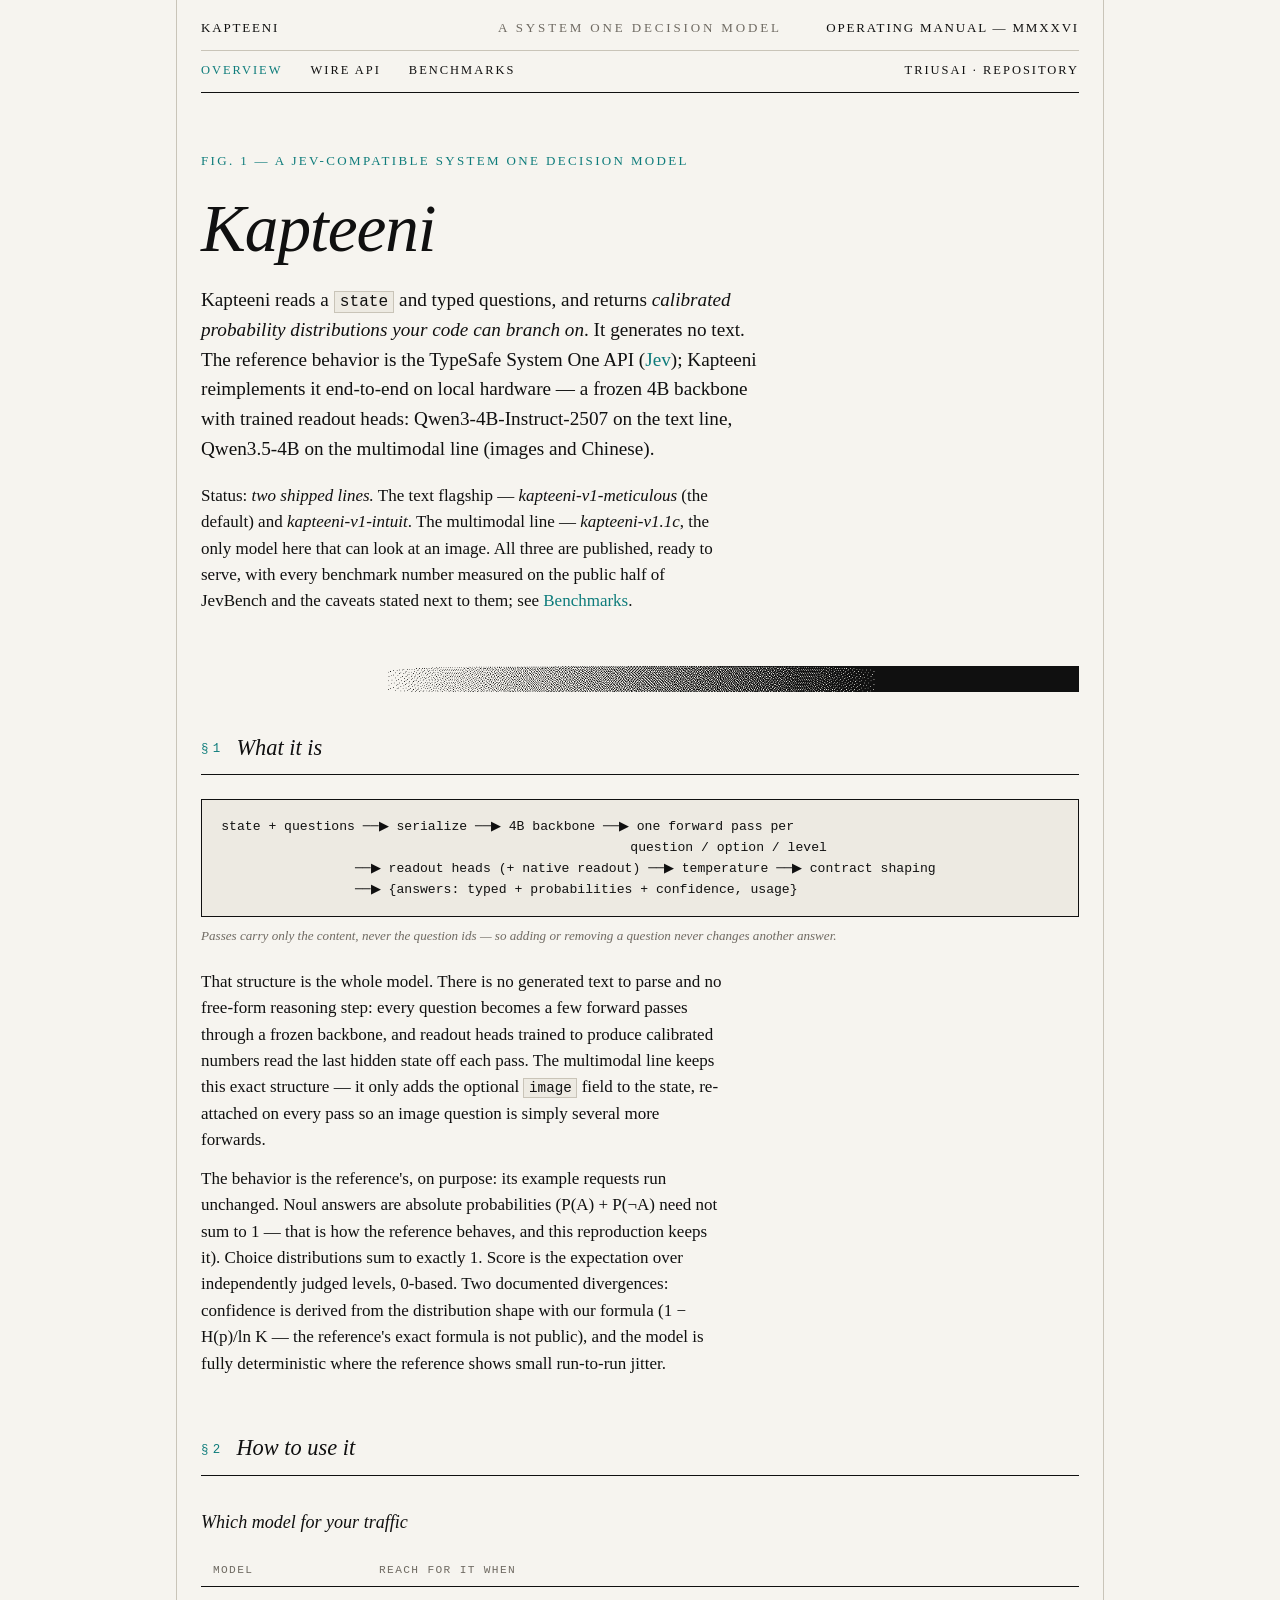
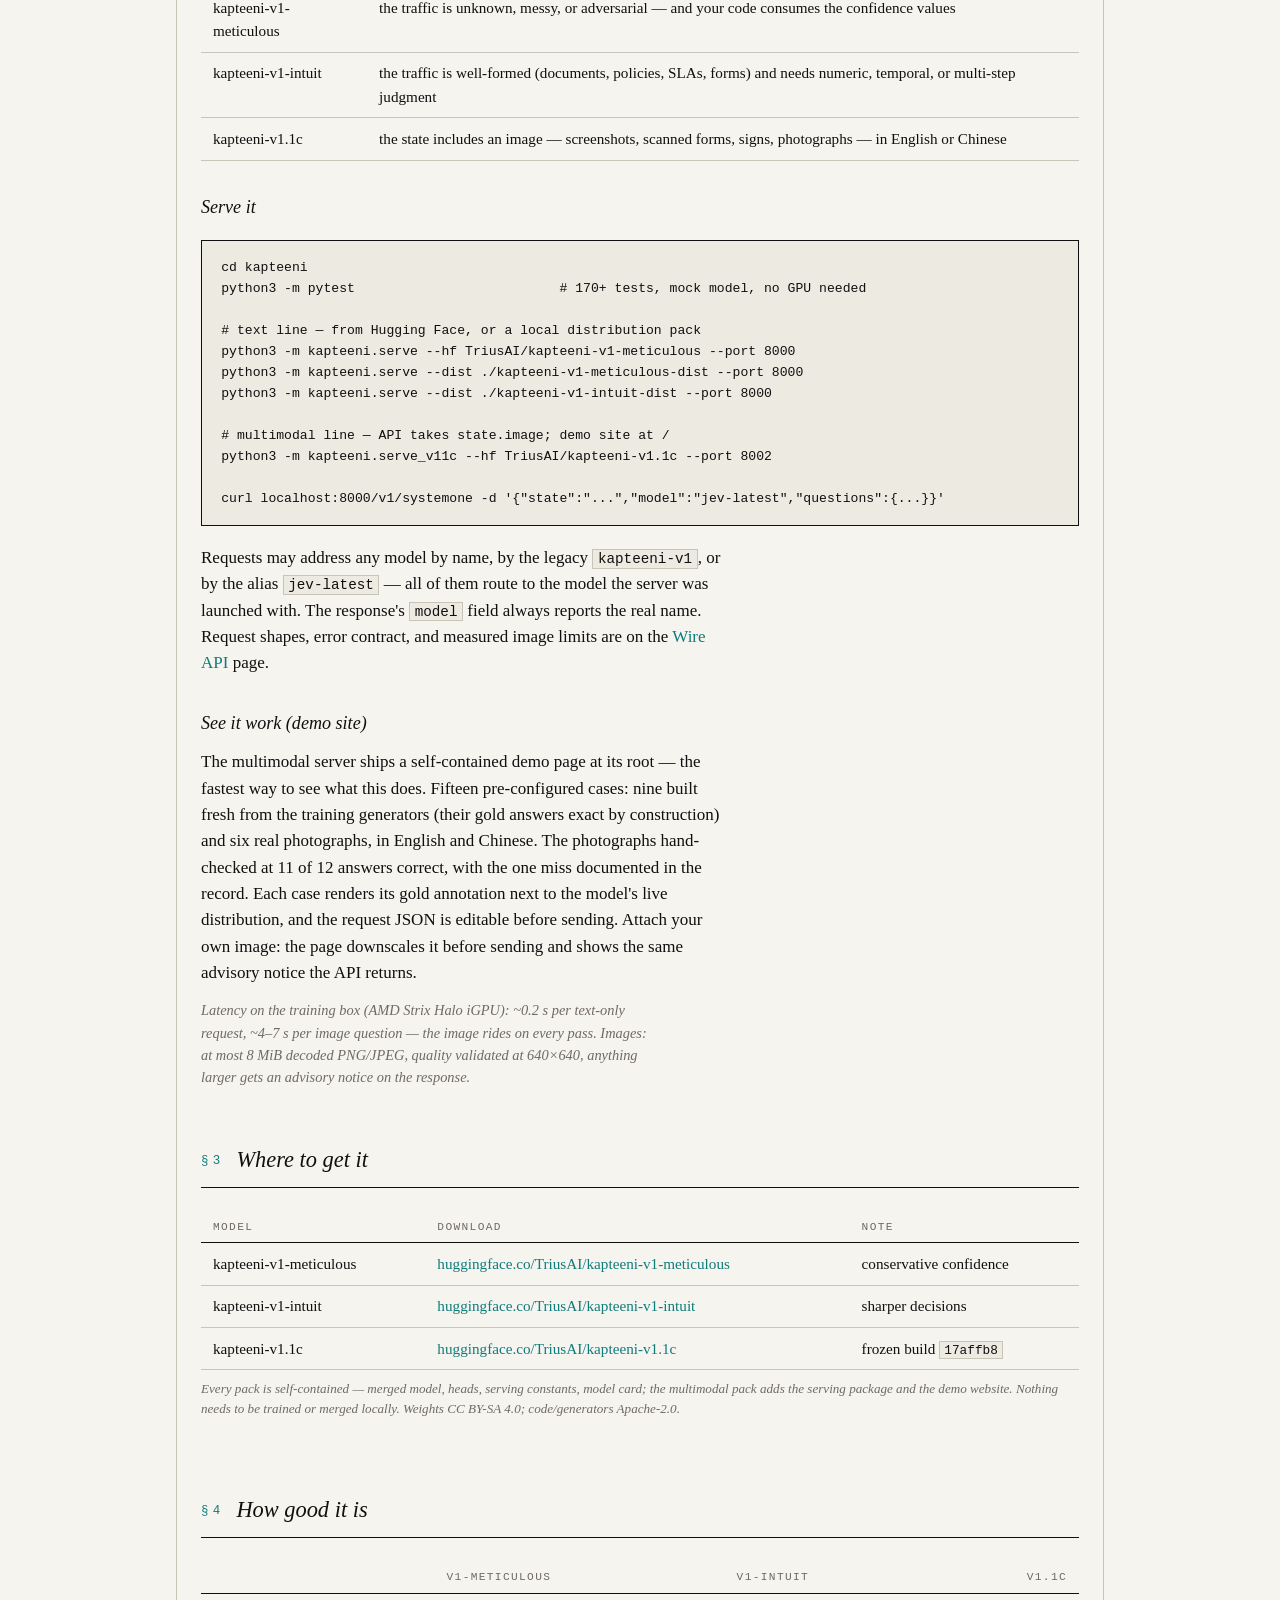
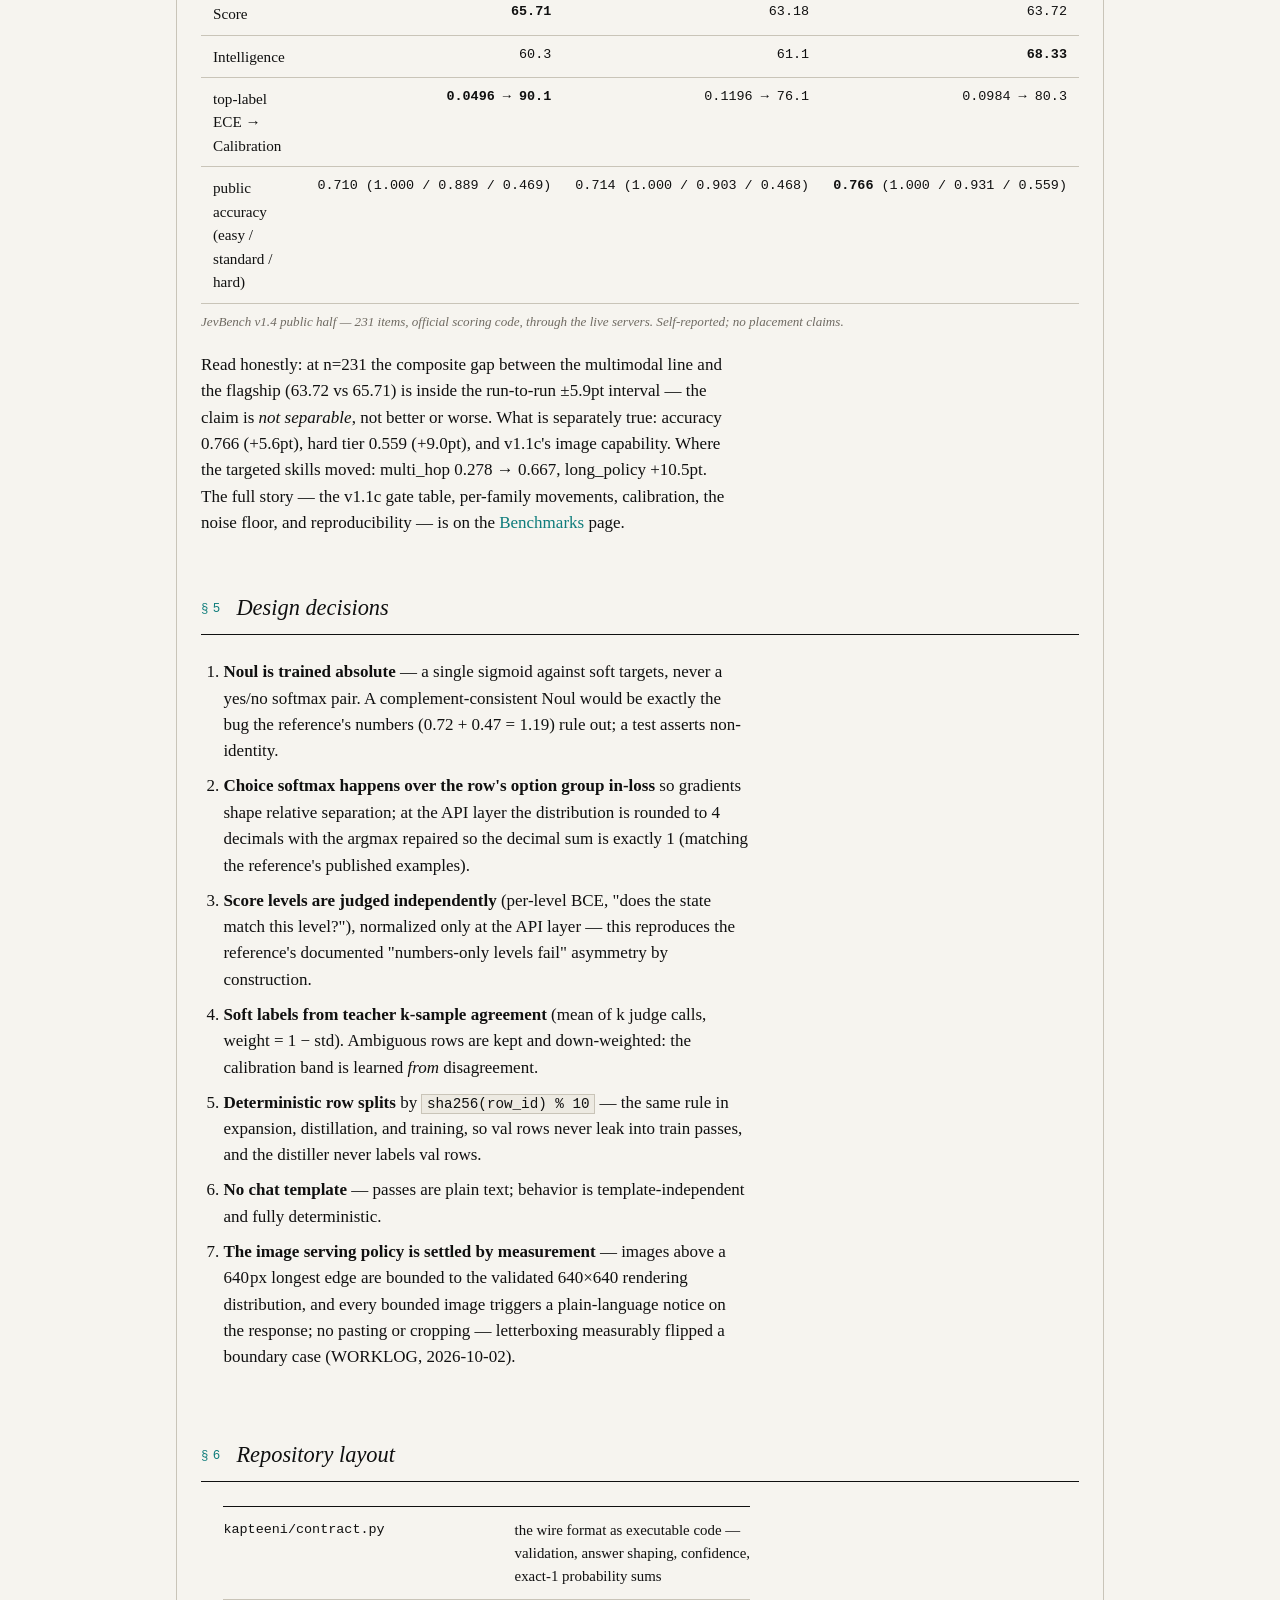
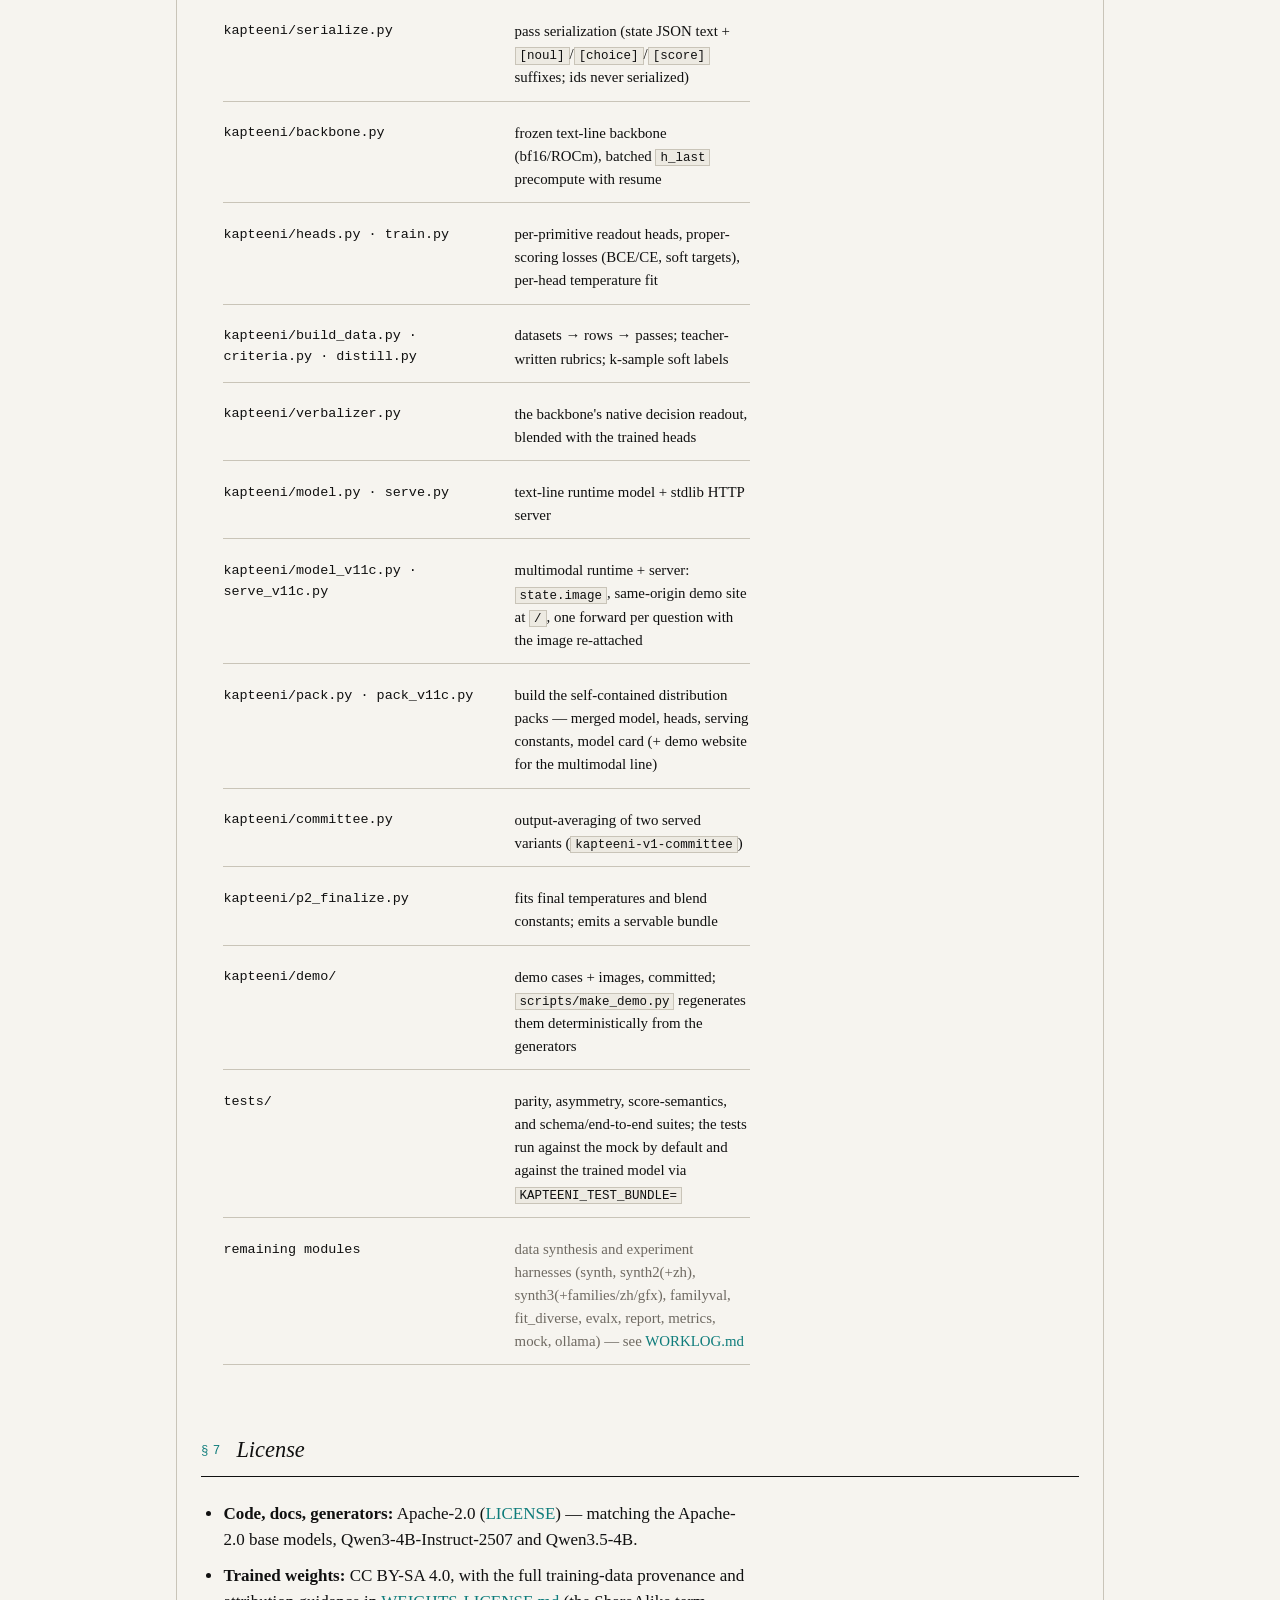
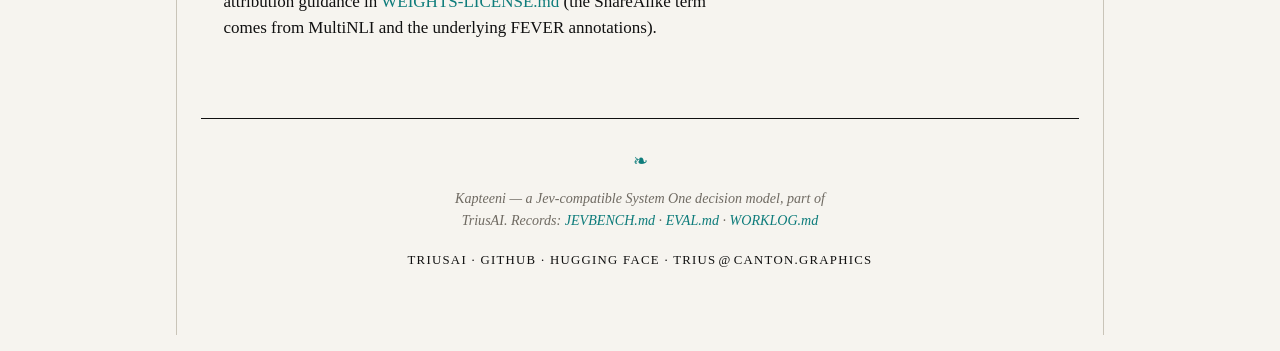
<file: docs/index.html>
<!DOCTYPE html>
<html lang="en">
  <head>
    <meta charset="utf-8">
    <meta name="viewport" content="width=device-width, initial-scale=1">
    <title>Kapteeni — a Jev-compatible System One decision model</title>
    <meta name="description" content="Kapteeni reads a state and typed questions and returns calibrated probability distributions. Reference implementation of the TypeSafe System One wire format on a frozen 4B backbone — text line and multimodal line (images, Chinese).">
    <link rel="icon" href="assets/trius-mark.svg" type="image/svg+xml">
    <link rel="stylesheet" href="style.css">
  </head>
  <body>
    <div class="page">

      <header class="masthead">
        <div class="masthead-row">
          <span class="mh-left">KAPTEENI</span>
          <span class="mh-center">a system one decision model</span>
          <span class="mh-right">Operating manual — MMXXVI</span>
        </div>
        <nav class="site-nav" aria-label="Manual">
          <a href="index.html" aria-current="page">Overview</a>
          <a href="api.html">Wire API</a>
          <a href="bench.html">Benchmarks</a>
          <span class="nav-right"><a href="https://triusai.github.io/">TriusAI</a> · <a href="https://github.com/TriusAI/Kapteeni">Repository</a></span>
        </nav>
      </header>

      <main>
        <section class="feature">
          <p class="kicker">Fig. 1 — A Jev-compatible System One decision model</p>
          <h1>Kapteeni</h1>
          <p class="lede">Kapteeni reads a <code>state</code> and typed questions, and
            returns <em>calibrated probability distributions your code can branch
            on</em>. It generates no text. The reference behavior is the TypeSafe
            System One API (<a href="https://docs.typesafe.ai">Jev</a>); Kapteeni
            reimplements it end-to-end on local hardware — a frozen 4B backbone
            with trained readout heads: Qwen3-4B-Instruct-2507 on the text
            line, Qwen3.5-4B on the multimodal line (images and Chinese).</p>
          <p class="body-copy">Status: <em>two shipped lines.</em> The text
            flagship — <em>kapteeni-v1-meticulous</em> (the default) and
            <em>kapteeni-v1-intuit</em>. The multimodal line —
            <em>kapteeni-v1.1c</em>, the only model here that can look at an
            image. All three are published, ready to serve, with every
            benchmark number measured on the public half of JevBench and the
            caveats stated next to them; see
            <a href="bench.html">Benchmarks</a>.</p>
        </section>

        <img class="ramp" src="assets/ramp.png" alt="" aria-hidden="true">

        <section class="doc-section" id="what">
          <h2><span class="sec-no">&#167;&#8202;1</span>What it is</h2>
          <figure class="figure">
            <pre><code>state + questions ──▶ serialize ──▶ 4B backbone ──▶ one forward pass per
                                                    question / option / level
                 ──▶ readout heads (+ native readout) ──▶ temperature ──▶ contract shaping
                 ──▶ {answers: typed + probabilities + confidence, usage}</code></pre>
            <figcaption>Passes carry only the content, never the question ids —
              so adding or removing a question never changes another
              answer.</figcaption>
          </figure>
          <p>That structure is the whole model. There is no generated text to
            parse and no free-form reasoning step: every question becomes a
            few forward passes through a frozen backbone, and readout heads
            trained to produce calibrated numbers read the last hidden state
            off each pass. The multimodal line keeps this exact structure —
            it only adds the optional <code>image</code> field to the state,
            re-attached on every pass so an image question is simply several
            more forwards.</p>
          <p>The behavior is the reference's, on purpose: its example requests
            run unchanged. Noul answers are absolute probabilities (P(A) +
            P(&#172;A) need not sum to 1 — that is how the reference behaves, and
            this reproduction keeps it). Choice distributions sum to exactly
            1. Score is the expectation over independently judged levels,
            0-based. Two documented divergences: confidence is derived from
            the distribution shape with our formula (1 &#8722; H(p)/ln K — the
            reference's exact formula is not public), and the model is fully
            deterministic where the reference shows small run-to-run
            jitter.</p>
        </section>

        <section class="doc-section" id="usage">
          <h2><span class="sec-no">&#167;&#8202;2</span>How to use it</h2>
          <h3>Which model for your traffic</h3>
          <div class="table-scroll">
            <table class="data">
              <thead>
                <tr><th>Model</th><th>Reach for it when</th></tr>
              </thead>
              <tbody>
                <tr><td>kapteeni-v1-meticulous</td><td>the traffic is unknown, messy, or adversarial — and your code consumes the confidence values</td></tr>
                <tr><td>kapteeni-v1-intuit</td><td>the traffic is well-formed (documents, policies, SLAs, forms) and needs numeric, temporal, or multi-step judgment</td></tr>
                <tr><td>kapteeni-v1.1c</td><td>the state includes an image — screenshots, scanned forms, signs, photographs — in English or Chinese</td></tr>
              </tbody>
            </table>
          </div>
          <h3>Serve it</h3>
          <pre><code>cd kapteeni
python3 -m pytest                          # 170+ tests, mock model, no GPU needed

# text line — from Hugging Face, or a local distribution pack
python3 -m kapteeni.serve --hf TriusAI/kapteeni-v1-meticulous --port 8000
python3 -m kapteeni.serve --dist ./kapteeni-v1-meticulous-dist --port 8000
python3 -m kapteeni.serve --dist ./kapteeni-v1-intuit-dist --port 8000

# multimodal line — API takes state.image; demo site at /
python3 -m kapteeni.serve_v11c --hf TriusAI/kapteeni-v1.1c --port 8002

curl localhost:8000/v1/systemone -d '{"state":"...","model":"jev-latest","questions":{...}}'</code></pre>
          <p>Requests may address any model by name, by the legacy
            <code>kapteeni-v1</code>, or by the alias <code>jev-latest</code> —
            all of them route to the model the server was launched with. The
            response's <code>model</code> field always reports the real name.
            Request shapes, error contract, and measured image limits are on
            the <a href="api.html">Wire API</a> page.</p>
          <h3>See it work (demo site)</h3>
          <p>The multimodal server ships a self-contained demo page at its
            root — the fastest way to see what this does. Fifteen
            pre-configured cases: nine built fresh from the training
            generators (their gold answers exact by construction) and six
            real photographs, in English and Chinese. The photographs
            hand-checked at 11 of 12 answers correct, with the one miss
            documented in the record. Each case renders its gold annotation
            next to the model's live distribution, and the request JSON is
            editable before sending. Attach your own image: the page
            downscales it before sending and shows the same advisory notice
            the API returns.</p>
          <p class="note">Latency on the training box (AMD Strix Halo iGPU):
            ~0.2 s per text-only request, ~4&#8211;7 s per image question — the
            image rides on every pass. Images: at most 8 MiB decoded PNG/JPEG,
            quality validated at 640&#215;640, anything larger gets an advisory
            notice on the response.</p>
        </section>

        <section class="doc-section" id="models">
          <h2><span class="sec-no">&#167;&#8202;3</span>Where to get it</h2>
          <div class="table-scroll">
            <table class="data">
              <caption>Every pack is self-contained — merged model, heads,
                serving constants, model card; the multimodal pack adds the
                serving package and the demo website. Nothing needs to be
                trained or merged locally. Weights CC BY-SA 4.0;
                code/generators Apache-2.0.</caption>
              <thead>
                <tr><th>Model</th><th>Download</th><th>Note</th></tr>
              </thead>
              <tbody>
                <tr><td>kapteeni-v1-meticulous</td><td><a href="https://huggingface.co/TriusAI/kapteeni-v1-meticulous">huggingface.co/TriusAI/kapteeni-v1-meticulous</a></td><td>conservative confidence</td></tr>
                <tr><td>kapteeni-v1-intuit</td><td><a href="https://huggingface.co/TriusAI/kapteeni-v1-intuit">huggingface.co/TriusAI/kapteeni-v1-intuit</a></td><td>sharper decisions</td></tr>
                <tr><td>kapteeni-v1.1c</td><td><a href="https://huggingface.co/TriusAI/kapteeni-v1.1c">huggingface.co/TriusAI/kapteeni-v1.1c</a></td><td>frozen build <code>17affb8</code></td></tr>
              </tbody>
            </table>
          </div>
        </section>

        <section class="doc-section" id="quality">
          <h2><span class="sec-no">&#167;&#8202;4</span>How good it is</h2>
          <div class="table-scroll">
            <table class="data">
              <caption>JevBench v1.4 public half — 231 items, official scoring
                code, through the live servers. Self-reported; no placement
                claims.</caption>
              <thead>
                <tr><th></th><th class="num">v1-meticulous</th><th class="num">v1-intuit</th><th class="num">v1.1c</th></tr>
              </thead>
              <tbody>
                <tr><td>Score</td><td class="num"><strong>65.71</strong></td><td class="num">63.18</td><td class="num">63.72</td></tr>
                <tr><td>Intelligence</td><td class="num">60.3</td><td class="num">61.1</td><td class="num"><strong>68.33</strong></td></tr>
                <tr><td>top-label ECE &#8594; Calibration</td><td class="num"><strong>0.0496 &#8594; 90.1</strong></td><td class="num">0.1196 &#8594; 76.1</td><td class="num">0.0984 &#8594; 80.3</td></tr>
                <tr><td>public accuracy (easy / standard / hard)</td><td class="num">0.710 (1.000 / 0.889 / 0.469)</td><td class="num">0.714 (1.000 / 0.903 / 0.468)</td><td class="num"><strong>0.766</strong> (1.000 / 0.931 / 0.559)</td></tr>
              </tbody>
            </table>
          </div>
          <p>Read honestly: at n=231 the composite gap between the multimodal
            line and the flagship (63.72 vs 65.71) is inside the run-to-run
            &#177;5.9pt interval — the claim is <em>not separable</em>, not
            better or worse. What is separately true: accuracy 0.766
            (+5.6pt), hard tier 0.559 (+9.0pt), and v1.1c's image capability.
            Where the targeted skills moved: multi_hop 0.278 &#8594; 0.667,
            long_policy +10.5pt. The full story — the v1.1c gate table,
            per-family movements, calibration, the noise floor, and
            reproducibility — is on the <a href="bench.html">Benchmarks</a>
            page.</p>
        </section>

        <section class="doc-section" id="design">
          <h2><span class="sec-no">&#167;&#8202;5</span>Design decisions</h2>
          <ol>
            <li><strong>Noul is trained absolute</strong> — a single sigmoid against
              soft targets, never a yes/no softmax pair. A complement-consistent
              Noul would be exactly the bug the reference's numbers
              (0.72 + 0.47 = 1.19) rule out; a test asserts non-identity.</li>
            <li><strong>Choice softmax happens over the row's option group
              in-loss</strong> so gradients shape relative separation; at the API
              layer the distribution is rounded to 4 decimals with the argmax
              repaired so the decimal sum is exactly 1 (matching the reference's
              published examples).</li>
            <li><strong>Score levels are judged independently</strong> (per-level
              BCE, "does the state match this level?"), normalized only at the API
              layer — this reproduces the reference's documented "numbers-only
              levels fail" asymmetry by construction.</li>
            <li><strong>Soft labels from teacher k-sample agreement</strong> (mean
              of k judge calls, weight = 1 &#8722; std). Ambiguous rows are kept and
              down-weighted: the calibration band is learned <em>from</em>
              disagreement.</li>
            <li><strong>Deterministic row splits</strong> by
              <code>sha256(row_id) % 10</code> — the same rule in expansion,
              distillation, and training, so val rows never leak into train
              passes, and the distiller never labels val rows.</li>
            <li><strong>No chat template</strong> — passes are plain text; behavior
              is template-independent and fully deterministic.</li>
            <li><strong>The image serving policy is settled by measurement</strong> —
              images above a 640&#8202;px longest edge are bounded to the validated
              640&#215;640 rendering distribution, and every bounded image
              triggers a plain-language notice on the response; no pasting or
              cropping — letterboxing measurably flipped a boundary case
              (WORKLOG, 2026-10-02).</li>
          </ol>
        </section>

        <section class="doc-section" id="layout">
          <h2><span class="sec-no">&#167;&#8202;6</span>Repository layout</h2>
          <ul class="modules">
            <li><span class="mod">kapteeni/contract.py</span><span class="mod-desc">the wire format as executable code — validation, answer shaping, confidence, exact-1 probability sums</span></li>
            <li><span class="mod">kapteeni/serialize.py</span><span class="mod-desc">pass serialization (state JSON text + <code>[noul]</code>/<code>[choice]</code>/<code>[score]</code> suffixes; ids never serialized)</span></li>
            <li><span class="mod">kapteeni/backbone.py</span><span class="mod-desc">frozen text-line backbone (bf16/ROCm), batched <code>h_last</code> precompute with resume</span></li>
            <li><span class="mod">kapteeni/heads.py · train.py</span><span class="mod-desc">per-primitive readout heads, proper-scoring losses (BCE/CE, soft targets), per-head temperature fit</span></li>
            <li><span class="mod">kapteeni/build_data.py · criteria.py · distill.py</span><span class="mod-desc">datasets &#8594; rows &#8594; passes; teacher-written rubrics; k-sample soft labels</span></li>
            <li><span class="mod">kapteeni/verbalizer.py</span><span class="mod-desc">the backbone's native decision readout, blended with the trained heads</span></li>
            <li><span class="mod">kapteeni/model.py · serve.py</span><span class="mod-desc">text-line runtime model + stdlib HTTP server</span></li>
            <li><span class="mod">kapteeni/model_v11c.py · serve_v11c.py</span><span class="mod-desc">multimodal runtime + server: <code>state.image</code>, same-origin demo site at <code>/</code>, one forward per question with the image re-attached</span></li>
            <li><span class="mod">kapteeni/pack.py · pack_v11c.py</span><span class="mod-desc">build the self-contained distribution packs — merged model, heads, serving constants, model card (+ demo website for the multimodal line)</span></li>
            <li><span class="mod">kapteeni/committee.py</span><span class="mod-desc">output-averaging of two served variants (<code>kapteeni-v1-committee</code>)</span></li>
            <li><span class="mod">kapteeni/p2_finalize.py</span><span class="mod-desc">fits final temperatures and blend constants; emits a servable bundle</span></li>
            <li><span class="mod">kapteeni/demo/</span><span class="mod-desc">demo cases + images, committed; <code>scripts/make_demo.py</code> regenerates them deterministically from the generators</span></li>
            <li><span class="mod">tests/</span><span class="mod-desc">parity, asymmetry, score-semantics, and schema/end-to-end suites; the tests run against the mock by default and against the trained model via <code>KAPTEENI_TEST_BUNDLE=</code></span></li>
            <li><span class="mod"><span class="dim">remaining modules</span></span><span class="mod-desc"><span class="dim">data synthesis and experiment harnesses (synth, synth2(+zh), synth3(+families/zh/gfx), familyval, fit_diverse, evalx, report, metrics, mock, ollama) — see <a href="https://github.com/TriusAI/Kapteeni/blob/main/WORKLOG.md">WORKLOG.md</a></span></span></li>
          </ul>
        </section>

        <section class="doc-section" id="license">
          <h2><span class="sec-no">&#167;&#8202;7</span>License</h2>
          <ul>
            <li><strong>Code, docs, generators:</strong> Apache-2.0
              (<a href="https://github.com/TriusAI/Kapteeni/blob/main/LICENSE">LICENSE</a>)
              — matching the Apache-2.0 base models, Qwen3-4B-Instruct-2507 and
              Qwen3.5-4B.</li>
            <li><strong>Trained weights:</strong> CC BY-SA 4.0, with the full
              training-data provenance and attribution guidance in
              <a href="https://github.com/TriusAI/Kapteeni/blob/main/WEIGHTS-LICENSE.md">WEIGHTS-LICENSE.md</a>
              (the ShareAlike term comes from MultiNLI and the underlying FEVER
              annotations).</li>
          </ul>
        </section>
      </main>

      <footer class="colophon">
        <p class="colophon-rule"><span class="fleuron">&#10087;</span></p>
        <p class="colophon-text">Kapteeni — a Jev-compatible System One decision
          model, part of TriusAI. Records: <a href="https://github.com/TriusAI/Kapteeni/blob/main/docs/JEVBENCH.md">JEVBENCH.md</a>
          · <a href="https://github.com/TriusAI/Kapteeni/blob/main/docs/EVAL.md">EVAL.md</a>
          · <a href="https://github.com/TriusAI/Kapteeni/blob/main/WORKLOG.md">WORKLOG.md</a></p>
        <p class="colophon-contact">
          <a href="https://triusai.github.io/">TriusAI</a> ·
          <a href="https://github.com/TriusAI/Kapteeni">GitHub</a> ·
          <a href="https://huggingface.co/TriusAI">Hugging Face</a> ·
          <a href="mailto:trius@canton.graphics">trius&#8202;@&#8202;canton.graphics</a>
        </p>
      </footer>

    </div>
  </body>
</html>
</file>
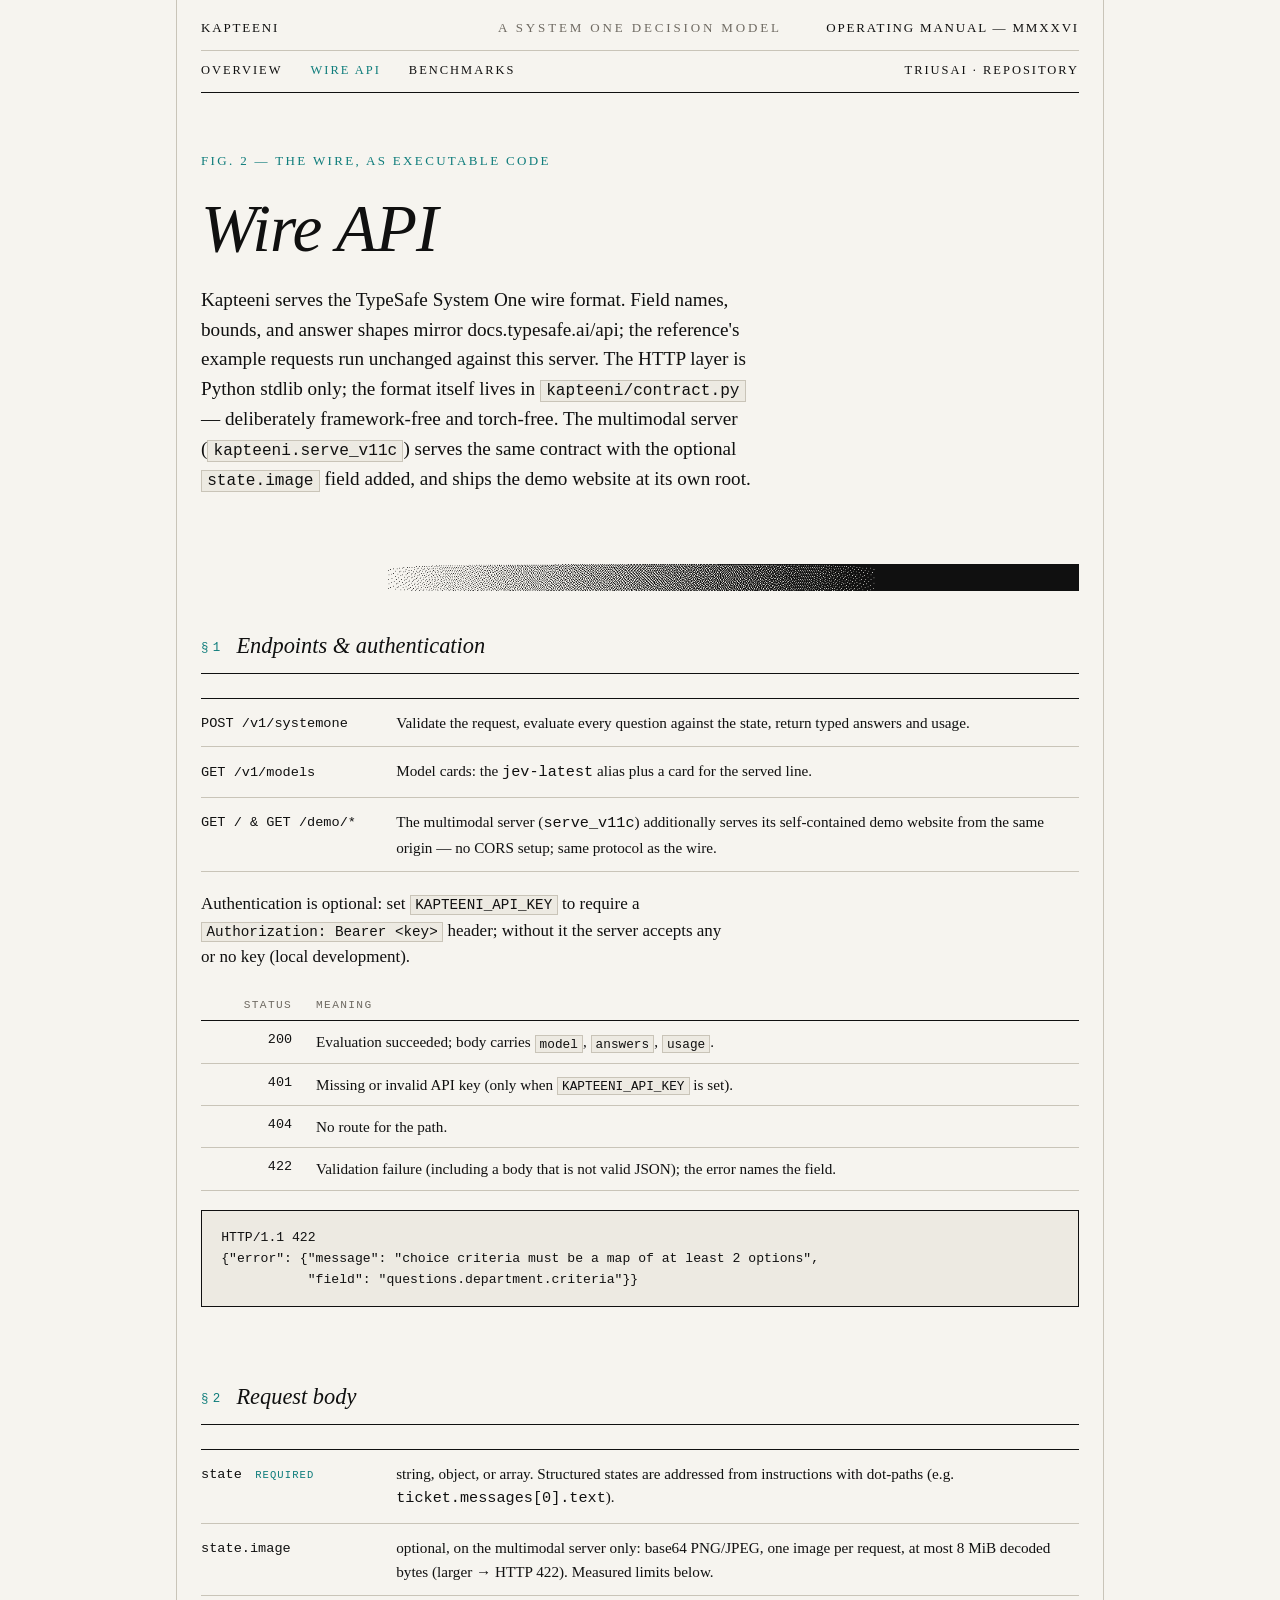
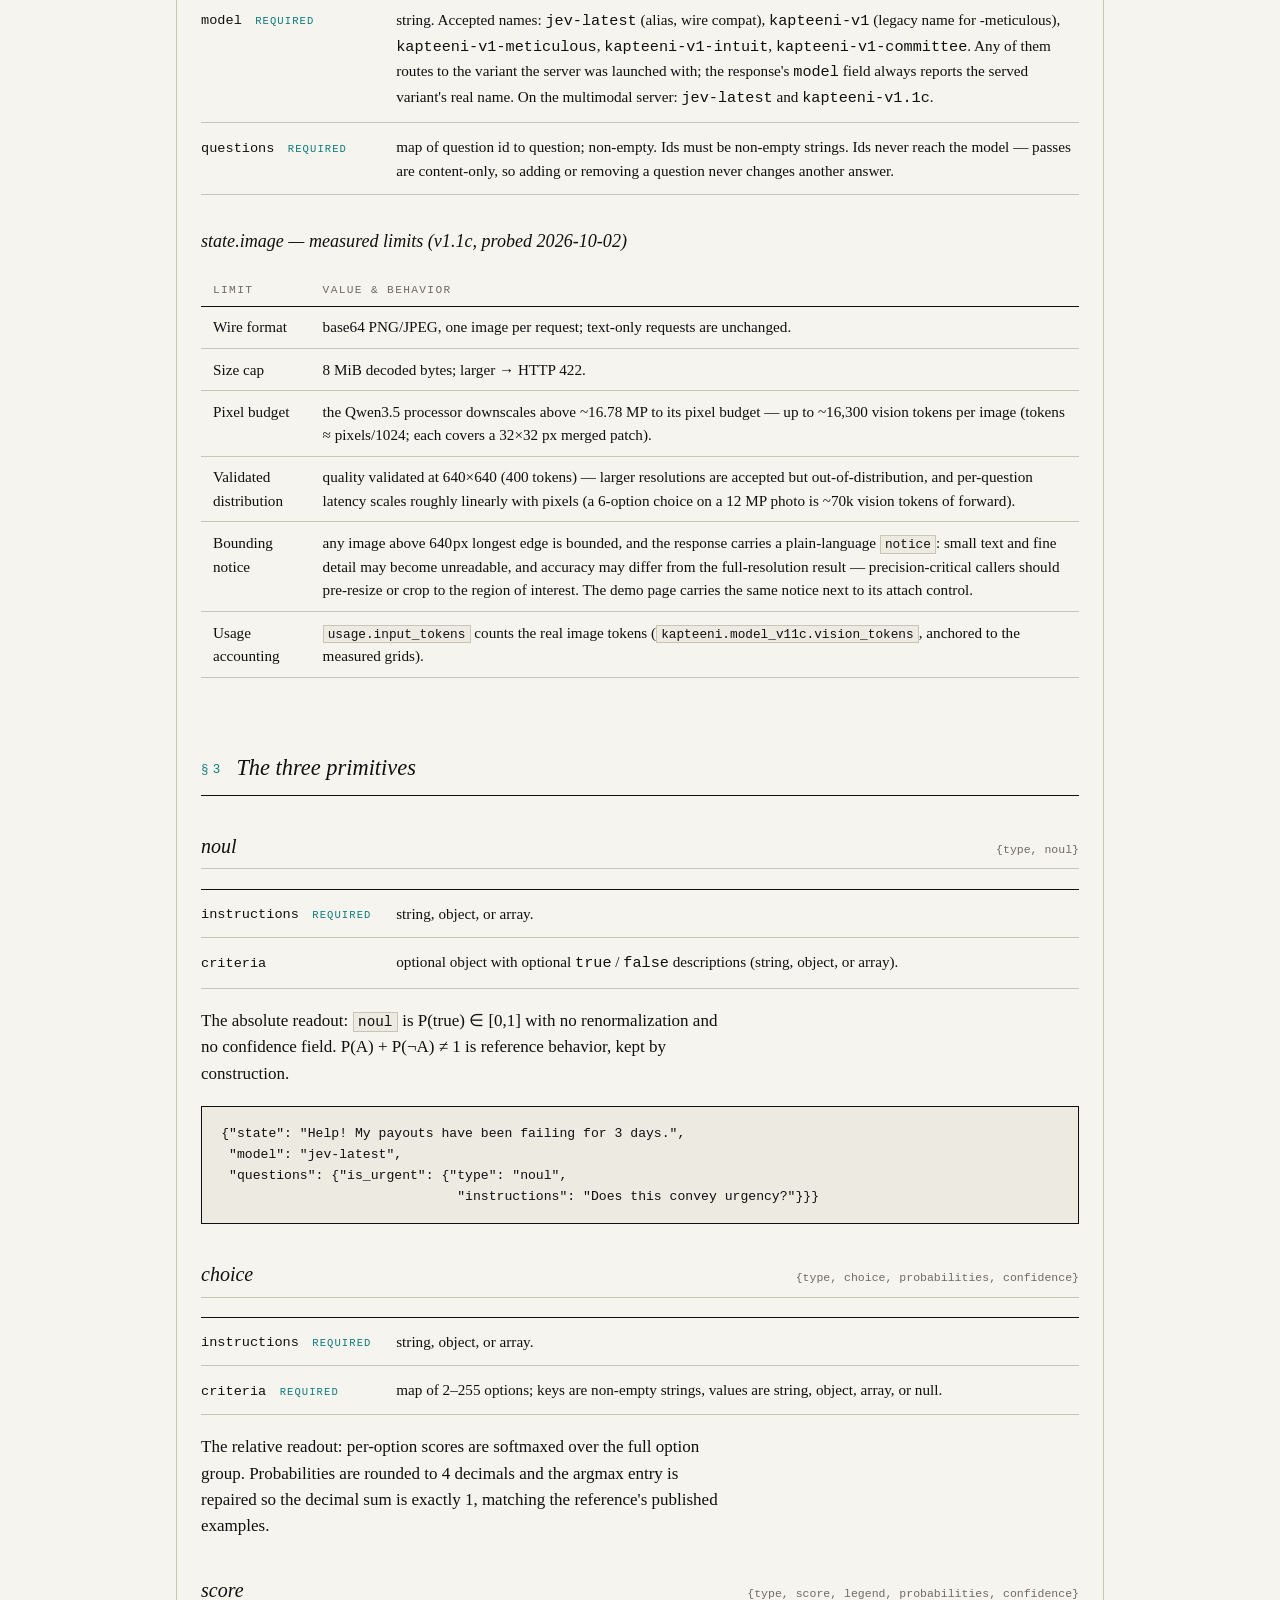
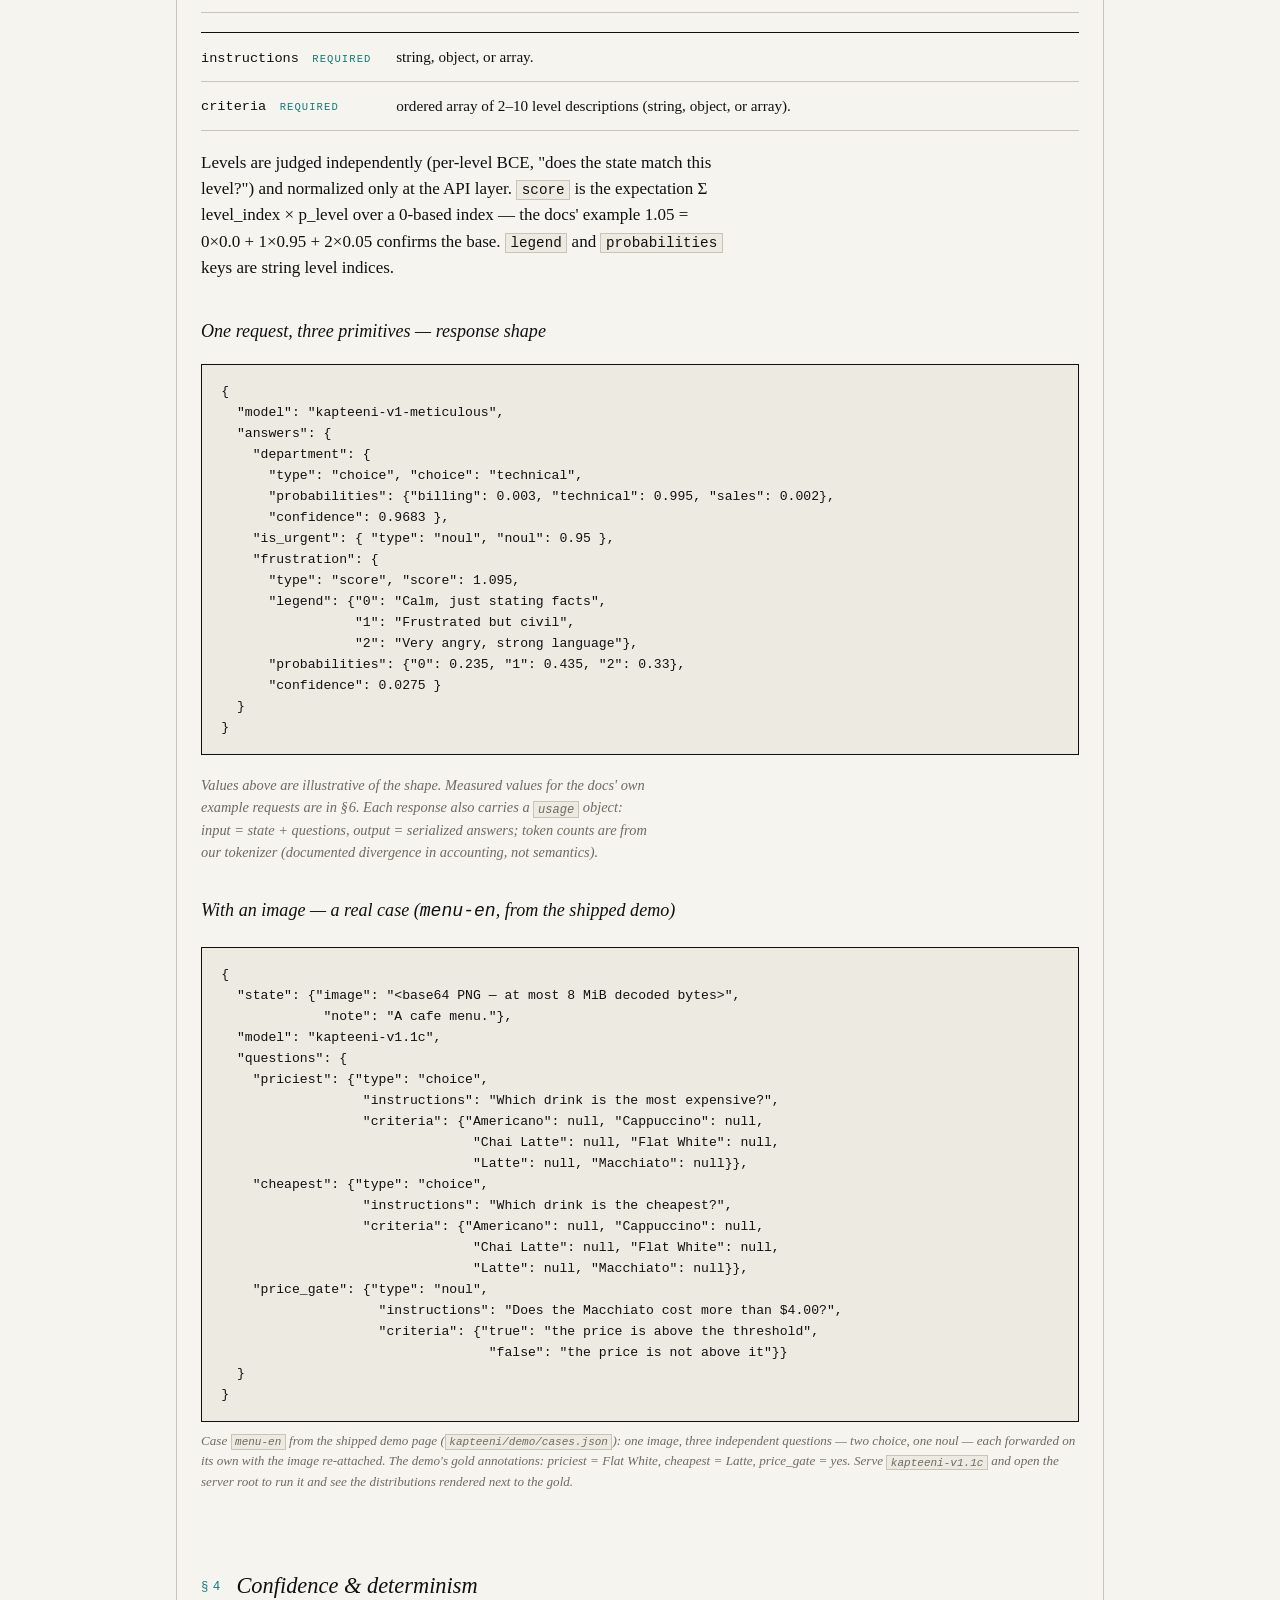
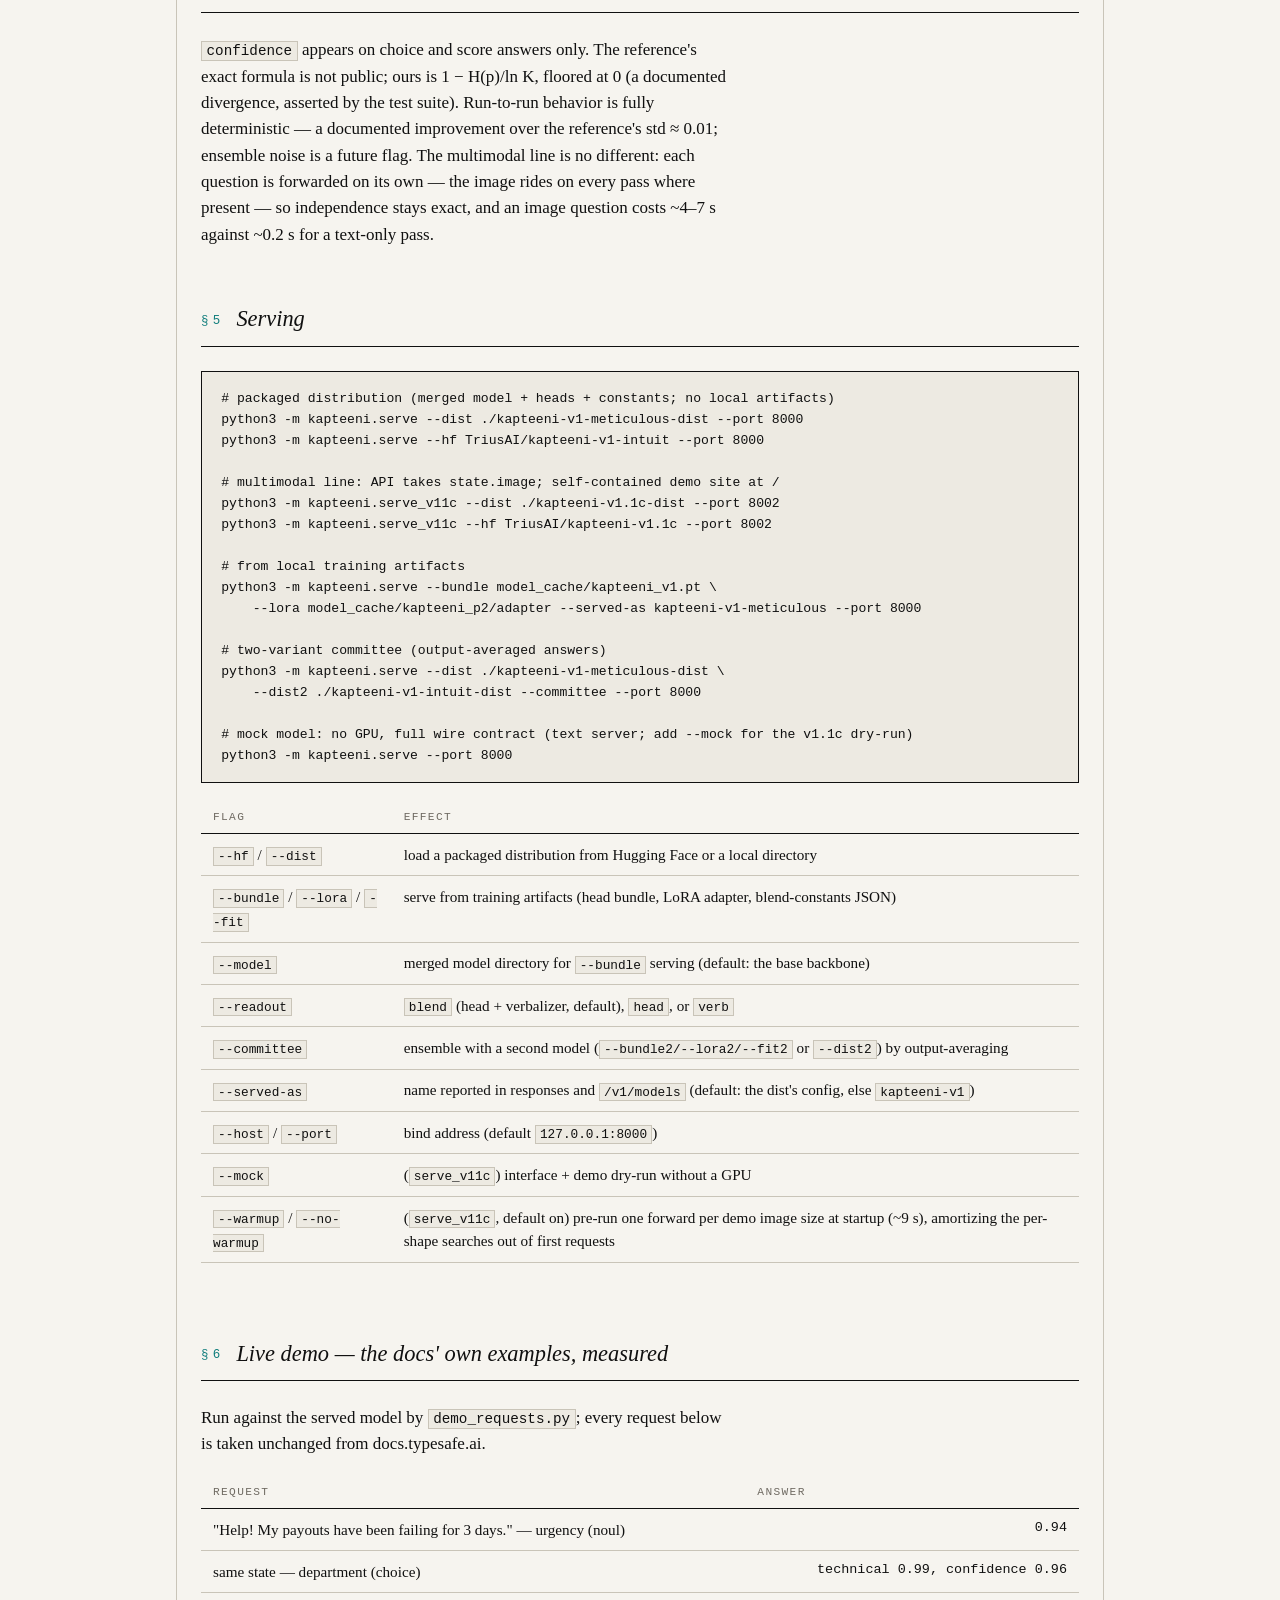
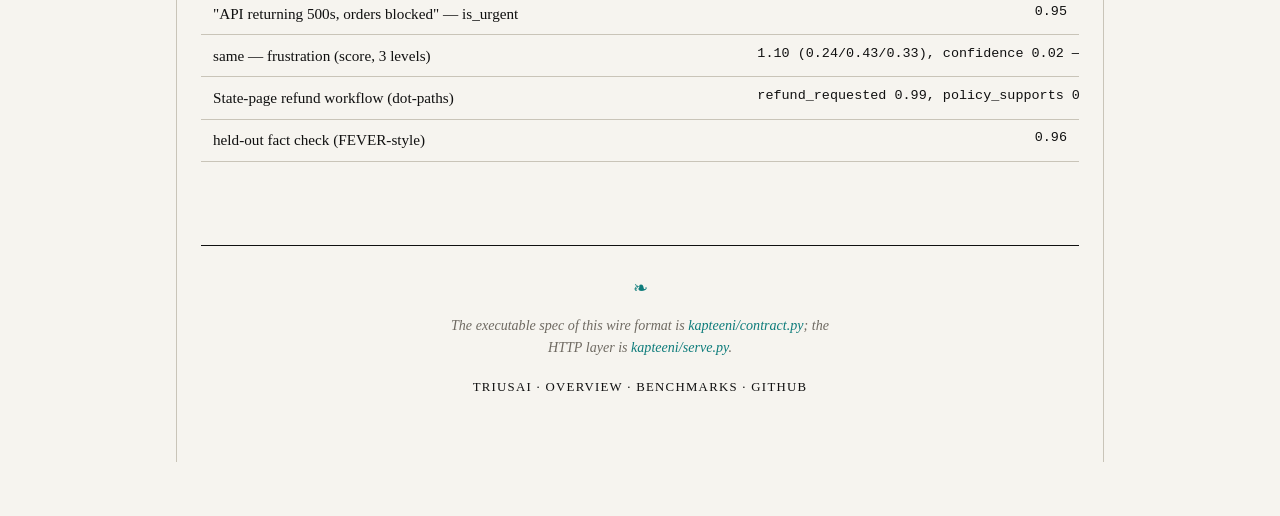
<file: docs/api.html>
<!DOCTYPE html>
<html lang="en">
  <head>
    <meta charset="utf-8">
    <meta name="viewport" content="width=device-width, initial-scale=1">
    <title>Kapteeni — Wire API</title>
    <meta name="description" content="The TypeSafe System One wire format served by Kapteeni: POST /v1/systemone, GET /v1/models, the three primitives (noul, choice, score), errors, and serving flags.">
    <link rel="icon" href="assets/trius-mark.svg" type="image/svg+xml">
    <link rel="stylesheet" href="style.css">
  </head>
  <body>
    <div class="page">

      <header class="masthead">
        <div class="masthead-row">
          <span class="mh-left">KAPTEENI</span>
          <span class="mh-center">a system one decision model</span>
          <span class="mh-right">Operating manual — MMXXVI</span>
        </div>
        <nav class="site-nav" aria-label="Manual">
          <a href="index.html">Overview</a>
          <a href="api.html" aria-current="page">Wire API</a>
          <a href="bench.html">Benchmarks</a>
          <span class="nav-right"><a href="https://triusai.github.io/">TriusAI</a> · <a href="https://github.com/TriusAI/Kapteeni">Repository</a></span>
        </nav>
      </header>

      <main>
        <section class="feature">
          <p class="kicker">Fig. 2 — The wire, as executable code</p>
          <h1>Wire API</h1>
          <p class="lede">Kapteeni serves the TypeSafe System One wire format.
            Field names, bounds, and answer shapes mirror
            docs.typesafe.ai/api; the reference's example requests run unchanged
            against this server. The HTTP layer is Python stdlib
            only; the format itself lives in <code>kapteeni/contract.py</code> —
            deliberately framework-free and torch-free. The multimodal server
            (<code>kapteeni.serve_v11c</code>) serves the same contract with the
            optional <code>state.image</code> field added, and ships the demo
            website at its own root.</p>
        </section>

        <img class="ramp" src="assets/ramp.png" alt="" aria-hidden="true">

        <section class="doc-section" id="endpoints">
          <h2><span class="sec-no">&#167;&#8202;1</span>Endpoints &amp; authentication</h2>
          <div class="spec">
            <div class="spec-row">
              <span class="spec-term">POST /v1/systemone</span>
              <span class="spec-desc">Validate the request, evaluate every question
                against the state, return typed answers and usage.</span>
            </div>
            <div class="spec-row">
              <span class="spec-term">GET /v1/models</span>
              <span class="spec-desc">Model cards: the <code>jev-latest</code> alias
                plus a card for the served line.</span>
            </div>
            <div class="spec-row">
              <span class="spec-term">GET / &amp; GET /demo/*</span>
              <span class="spec-desc">The multimodal server (<code>serve_v11c</code>)
                additionally serves its self-contained demo website from the
                same origin — no CORS setup; same protocol as the wire.</span>
            </div>
          </div>
          <p>Authentication is optional: set <code>KAPTEENI_API_KEY</code> to require
            a <code>Authorization: Bearer &lt;key&gt;</code> header; without it the
            server accepts any or no key (local development).</p>
          <div class="table-scroll">
            <table class="data">
              <thead>
                <tr><th class="num">Status</th><th>Meaning</th></tr>
              </thead>
              <tbody>
                <tr><td class="num">200</td><td>Evaluation succeeded; body carries <code>model</code>, <code>answers</code>, <code>usage</code>.</td></tr>
                <tr><td class="num">401</td><td>Missing or invalid API key (only when <code>KAPTEENI_API_KEY</code> is set).</td></tr>
                <tr><td class="num">404</td><td>No route for the path.</td></tr>
                <tr><td class="num">422</td><td>Validation failure (including a body that is not valid JSON); the error names the field.</td></tr>
              </tbody>
            </table>
          </div>
          <pre><code>HTTP/1.1 422
{"error": {"message": "choice criteria must be a map of at least 2 options",
           "field": "questions.department.criteria"}}</code></pre>
        </section>

        <section class="doc-section" id="request">
          <h2><span class="sec-no">&#167;&#8202;2</span>Request body</h2>
          <div class="spec">
            <div class="spec-row">
              <span class="spec-term">state <span class="req">required</span></span>
              <span class="spec-desc">string, object, or array. Structured states are
                addressed from instructions with dot-paths (e.g.
                <code>ticket.messages[0].text</code>).</span>
            </div>
            <div class="spec-row">
              <span class="spec-term">state.image</span>
              <span class="spec-desc">optional, on the multimodal server only:
                base64 PNG/JPEG, one image per request, at most 8 MiB decoded
                bytes (larger &#8594; HTTP 422). Measured limits below.</span>
            </div>
            <div class="spec-row">
              <span class="spec-term">model <span class="req">required</span></span>
              <span class="spec-desc">string. Accepted names: <code>jev-latest</code>
                (alias, wire compat), <code>kapteeni-v1</code> (legacy name for
                -meticulous), <code>kapteeni-v1-meticulous</code>,
                <code>kapteeni-v1-intuit</code>, <code>kapteeni-v1-committee</code>.
                Any of them routes to the variant the server was launched with;
                the response's <code>model</code> field always reports the served
                variant's real name. On the multimodal server:
                <code>jev-latest</code> and <code>kapteeni-v1.1c</code>.</span>
            </div>
            <div class="spec-row">
              <span class="spec-term">questions <span class="req">required</span></span>
              <span class="spec-desc">map of question id to question; non-empty. Ids
                must be non-empty strings. Ids never reach the model — passes are
                content-only, so adding or removing a question never changes
                another answer.</span>
            </div>
          </div>
          <h3>state.image — measured limits (v1.1c, probed 2026-10-02)</h3>
          <div class="table-scroll">
            <table class="data">
              <thead>
                <tr><th>Limit</th><th>Value &amp; behavior</th></tr>
              </thead>
              <tbody>
                <tr><td>Wire format</td><td>base64 PNG/JPEG, one image per request; text-only requests are unchanged.</td></tr>
                <tr><td>Size cap</td><td>8 MiB decoded bytes; larger &#8594; HTTP 422.</td></tr>
                <tr><td>Pixel budget</td><td>the Qwen3.5 processor downscales above ~16.78 MP to its pixel budget — up to ~16,300 vision tokens per image (tokens &#8776; pixels/1024; each covers a 32&#215;32 px merged patch).</td></tr>
                <tr><td>Validated distribution</td><td>quality validated at 640&#215;640 (400 tokens) — larger resolutions are accepted but out-of-distribution, and per-question latency scales roughly linearly with pixels (a 6-option choice on a 12 MP photo is ~70k vision tokens of forward).</td></tr>
                <tr><td>Bounding notice</td><td>any image above 640&#8202;px longest edge is bounded, and the response carries a plain-language <code>notice</code>: small text and fine detail may become unreadable, and accuracy may differ from the full-resolution result — precision-critical callers should pre-resize or crop to the region of interest. The demo page carries the same notice next to its attach control.</td></tr>
                <tr><td>Usage accounting</td><td><code>usage.input_tokens</code> counts the real image tokens (<code>kapteeni.model_v11c.vision_tokens</code>, anchored to the measured grids).</td></tr>
              </tbody>
            </table>
          </div>
        </section>

        <section class="doc-section" id="primitives">
          <h2><span class="sec-no">&#167;&#8202;3</span>The three primitives</h2>

          <div class="primitive" id="noul">
            <div class="primitive-head">
              <span class="primitive-name">noul</span>
              <span class="primitive-shape">{type, noul}</span>
            </div>
            <div class="spec">
              <div class="spec-row">
                <span class="spec-term">instructions <span class="req">required</span></span>
                <span class="spec-desc">string, object, or array.</span>
              </div>
              <div class="spec-row">
                <span class="spec-term">criteria</span>
                <span class="spec-desc">optional object with optional
                  <code>true</code> / <code>false</code> descriptions (string,
                  object, or array).</span>
              </div>
            </div>
            <p>The absolute readout: <code>noul</code> is P(true) &#8712; [0,1] with
              no renormalization and no confidence field. P(A) + P(&#172;A) &#8800; 1
              is reference behavior, kept by construction.</p>
            <pre><code>{"state": "Help! My payouts have been failing for 3 days.",
 "model": "jev-latest",
 "questions": {"is_urgent": {"type": "noul",
                              "instructions": "Does this convey urgency?"}}}</code></pre>
          </div>

          <div class="primitive" id="choice">
            <div class="primitive-head">
              <span class="primitive-name">choice</span>
              <span class="primitive-shape">{type, choice, probabilities, confidence}</span>
            </div>
            <div class="spec">
              <div class="spec-row">
                <span class="spec-term">instructions <span class="req">required</span></span>
                <span class="spec-desc">string, object, or array.</span>
              </div>
              <div class="spec-row">
                <span class="spec-term">criteria <span class="req">required</span></span>
                <span class="spec-desc">map of 2&#8211;255 options; keys are non-empty
                  strings, values are string, object, array, or null.</span>
              </div>
            </div>
            <p>The relative readout: per-option scores are softmaxed over the full
              option group. Probabilities are rounded to 4 decimals and the argmax
              entry is repaired so the decimal sum is exactly 1, matching the
              reference's published examples.</p>
          </div>

          <div class="primitive" id="score">
            <div class="primitive-head">
              <span class="primitive-name">score</span>
              <span class="primitive-shape">{type, score, legend, probabilities, confidence}</span>
            </div>
            <div class="spec">
              <div class="spec-row">
                <span class="spec-term">instructions <span class="req">required</span></span>
                <span class="spec-desc">string, object, or array.</span>
              </div>
              <div class="spec-row">
                <span class="spec-term">criteria <span class="req">required</span></span>
                <span class="spec-desc">ordered array of 2&#8211;10 level descriptions
                  (string, object, or array).</span>
              </div>
            </div>
            <p>Levels are judged independently (per-level BCE, "does the state
              match this level?") and normalized only at the API layer.
              <code>score</code> is the expectation
              &#931; level_index &#215; p_level over a 0-based index — the docs'
              example 1.05 = 0&#215;0.0 + 1&#215;0.95 + 2&#215;0.05 confirms the base.
              <code>legend</code> and <code>probabilities</code> keys are string
              level indices.</p>
          </div>

          <h3>One request, three primitives — response shape</h3>
          <pre><code>{
  "model": "kapteeni-v1-meticulous",
  "answers": {
    "department": {
      "type": "choice", "choice": "technical",
      "probabilities": {"billing": 0.003, "technical": 0.995, "sales": 0.002},
      "confidence": 0.9683 },
    "is_urgent": { "type": "noul", "noul": 0.95 },
    "frustration": {
      "type": "score", "score": 1.095,
      "legend": {"0": "Calm, just stating facts",
                 "1": "Frustrated but civil",
                 "2": "Very angry, strong language"},
      "probabilities": {"0": 0.235, "1": 0.435, "2": 0.33},
      "confidence": 0.0275 }
  }
}</code></pre>
          <p class="note">Values above are illustrative of the shape. Measured
            values for the docs' own example requests are in &#167;&#8202;6. Each
            response also carries a <code>usage</code> object: input = state +
            questions, output = serialized answers; token counts are from our
            tokenizer (documented divergence in accounting, not semantics).</p>

          <h3>With an image — a real case (<code>menu-en</code>, from the shipped demo)</h3>
          <figure class="figure">
            <pre><code>{
  "state": {"image": "&lt;base64 PNG — at most 8 MiB decoded bytes&gt;",
             "note": "A cafe menu."},
  "model": "kapteeni-v1.1c",
  "questions": {
    "priciest": {"type": "choice",
                  "instructions": "Which drink is the most expensive?",
                  "criteria": {"Americano": null, "Cappuccino": null,
                                "Chai Latte": null, "Flat White": null,
                                "Latte": null, "Macchiato": null}},
    "cheapest": {"type": "choice",
                  "instructions": "Which drink is the cheapest?",
                  "criteria": {"Americano": null, "Cappuccino": null,
                                "Chai Latte": null, "Flat White": null,
                                "Latte": null, "Macchiato": null}},
    "price_gate": {"type": "noul",
                    "instructions": "Does the Macchiato cost more than $4.00?",
                    "criteria": {"true": "the price is above the threshold",
                                  "false": "the price is not above it"}}
  }
}</code></pre>
            <figcaption>Case <code>menu-en</code> from the shipped demo page
              (<code>kapteeni/demo/cases.json</code>): one image, three
              independent questions — two choice, one noul — each forwarded on
              its own with the image re-attached. The demo's gold annotations:
              priciest = Flat White, cheapest = Latte,
              price_gate = yes. Serve <code>kapteeni-v1.1c</code> and open the
              server root to run it and see the distributions rendered next to
              the gold.</figcaption>
          </figure>
        </section>

        <section class="doc-section" id="confidence">
          <h2><span class="sec-no">&#167;&#8202;4</span>Confidence &amp; determinism</h2>
          <p><code>confidence</code> appears on choice and score answers only. The
            reference's exact formula is not public; ours is
            1 &#8722; H(p)/ln K, floored at 0 (a documented divergence, asserted by
            the test suite). Run-to-run behavior is fully deterministic — a
            documented improvement over the reference's std &#8776; 0.01; ensemble
            noise is a future flag. The multimodal line is no different: each
            question is forwarded on its own — the image rides on every pass
            where present — so independence stays exact, and an image
            question costs ~4&#8211;7 s against ~0.2 s for a text-only
            pass.</p>
        </section>

        <section class="doc-section" id="serving">
          <h2><span class="sec-no">&#167;&#8202;5</span>Serving</h2>
          <pre><code># packaged distribution (merged model + heads + constants; no local artifacts)
python3 -m kapteeni.serve --dist ./kapteeni-v1-meticulous-dist --port 8000
python3 -m kapteeni.serve --hf TriusAI/kapteeni-v1-intuit --port 8000

# multimodal line: API takes state.image; self-contained demo site at /
python3 -m kapteeni.serve_v11c --dist ./kapteeni-v1.1c-dist --port 8002
python3 -m kapteeni.serve_v11c --hf TriusAI/kapteeni-v1.1c --port 8002

# from local training artifacts
python3 -m kapteeni.serve --bundle model_cache/kapteeni_v1.pt \
    --lora model_cache/kapteeni_p2/adapter --served-as kapteeni-v1-meticulous --port 8000

# two-variant committee (output-averaged answers)
python3 -m kapteeni.serve --dist ./kapteeni-v1-meticulous-dist \
    --dist2 ./kapteeni-v1-intuit-dist --committee --port 8000

# mock model: no GPU, full wire contract (text server; add --mock for the v1.1c dry-run)
python3 -m kapteeni.serve --port 8000</code></pre>
          <div class="table-scroll">
            <table class="data">
              <thead>
                <tr><th>Flag</th><th>Effect</th></tr>
              </thead>
              <tbody>
                <tr><td><code>--hf</code> / <code>--dist</code></td><td>load a packaged distribution from Hugging Face or a local directory</td></tr>
                <tr><td><code>--bundle</code> / <code>--lora</code> / <code>--fit</code></td><td>serve from training artifacts (head bundle, LoRA adapter, blend-constants JSON)</td></tr>
                <tr><td><code>--model</code></td><td>merged model directory for <code>--bundle</code> serving (default: the base backbone)</td></tr>
                <tr><td><code>--readout</code></td><td><code>blend</code> (head + verbalizer, default), <code>head</code>, or <code>verb</code></td></tr>
                <tr><td><code>--committee</code></td><td>ensemble with a second model (<code>--bundle2/--lora2/--fit2</code> or <code>--dist2</code>) by output-averaging</td></tr>
                <tr><td><code>--served-as</code></td><td>name reported in responses and <code>/v1/models</code> (default: the dist's config, else <code>kapteeni-v1</code>)</td></tr>
                <tr><td><code>--host</code> / <code>--port</code></td><td>bind address (default <code>127.0.0.1:8000</code>)</td></tr>
                <tr><td><code>--mock</code></td><td>(<code>serve_v11c</code>) interface + demo dry-run without a GPU</td></tr>
                <tr><td><code>--warmup</code> / <code>--no-warmup</code></td><td>(<code>serve_v11c</code>, default on) pre-run one forward per demo image size at startup (~9 s), amortizing the per-shape searches out of first requests</td></tr>
              </tbody>
            </table>
          </div>
        </section>

        <section class="doc-section" id="live">
          <h2><span class="sec-no">&#167;&#8202;6</span>Live demo — the docs' own examples, measured</h2>
          <p>Run against the served model by <code>demo_requests.py</code>; every
            request below is taken unchanged from docs.typesafe.ai.</p>
          <div class="table-scroll">
            <table class="data fixed-cols">
              <thead>
                <tr><th>Request</th><th>Answer</th></tr>
              </thead>
              <tbody>
                <tr><td>"Help! My payouts have been failing for 3 days." — urgency (noul)</td><td class="num">0.94</td></tr>
                <tr><td>same state — department (choice)</td><td class="num">technical 0.99, confidence 0.96</td></tr>
                <tr><td>"API returning 500s, orders blocked" — is_urgent</td><td class="num">0.95</td></tr>
                <tr><td>same — frustration (score, 3 levels)</td><td class="num">1.10 (0.24/0.43/0.33), confidence 0.02 — honest uncertainty on a genuinely ambiguous case</td></tr>
                <tr><td>State-page refund workflow (dot-paths)</td><td class="num">refund_requested 0.99, policy_supports 0.98</td></tr>
                <tr><td>held-out fact check (FEVER-style)</td><td class="num">0.96</td></tr>
              </tbody>
            </table>
          </div>
        </section>
      </main>

      <footer class="colophon">
        <p class="colophon-rule"><span class="fleuron">&#10087;</span></p>
        <p class="colophon-text">The executable spec of this wire format is
          <a href="https://github.com/TriusAI/Kapteeni/blob/main/kapteeni/contract.py">kapteeni/contract.py</a>;
          the HTTP layer is
          <a href="https://github.com/TriusAI/Kapteeni/blob/main/kapteeni/serve.py">kapteeni/serve.py</a>.</p>
        <p class="colophon-contact">
          <a href="https://triusai.github.io/">TriusAI</a> ·
          <a href="index.html">Overview</a> ·
          <a href="bench.html">Benchmarks</a> ·
          <a href="https://github.com/TriusAI/Kapteeni">GitHub</a>
        </p>
      </footer>

    </div>
  </body>
</html>
</file>
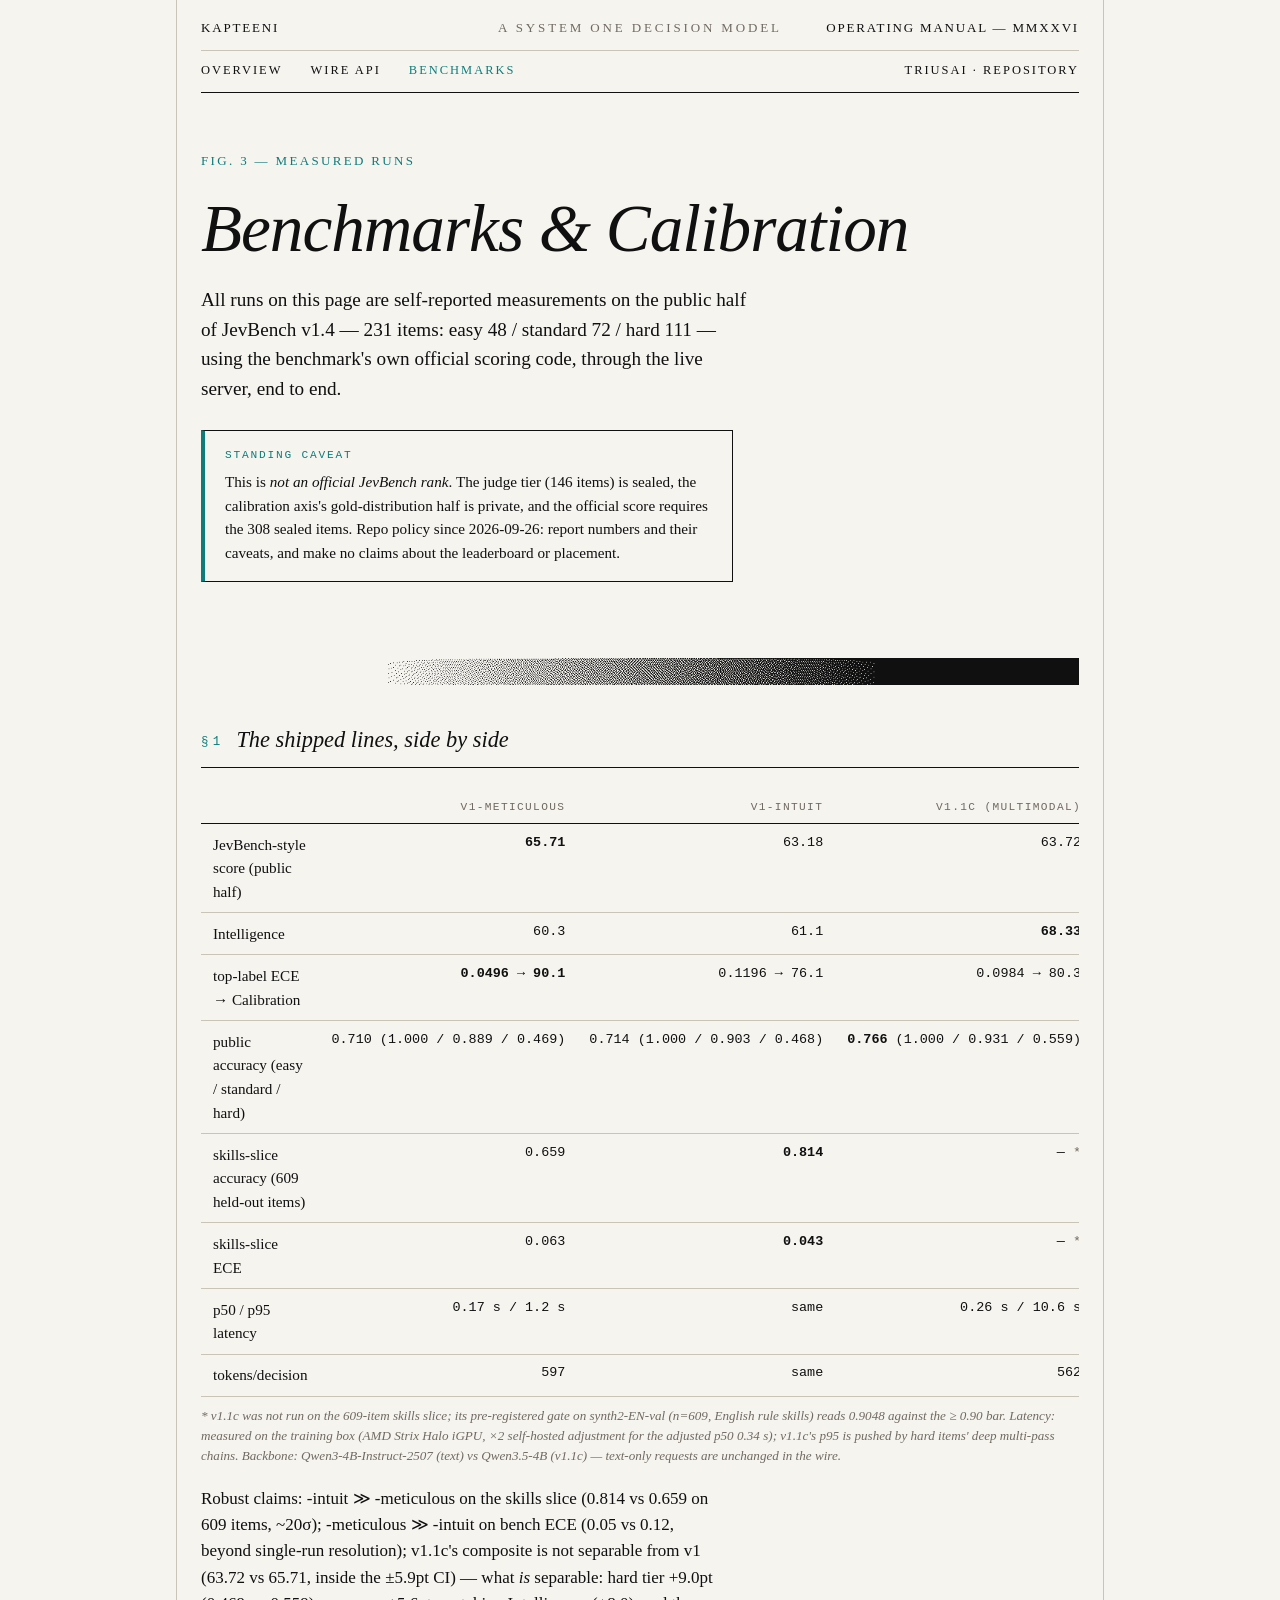
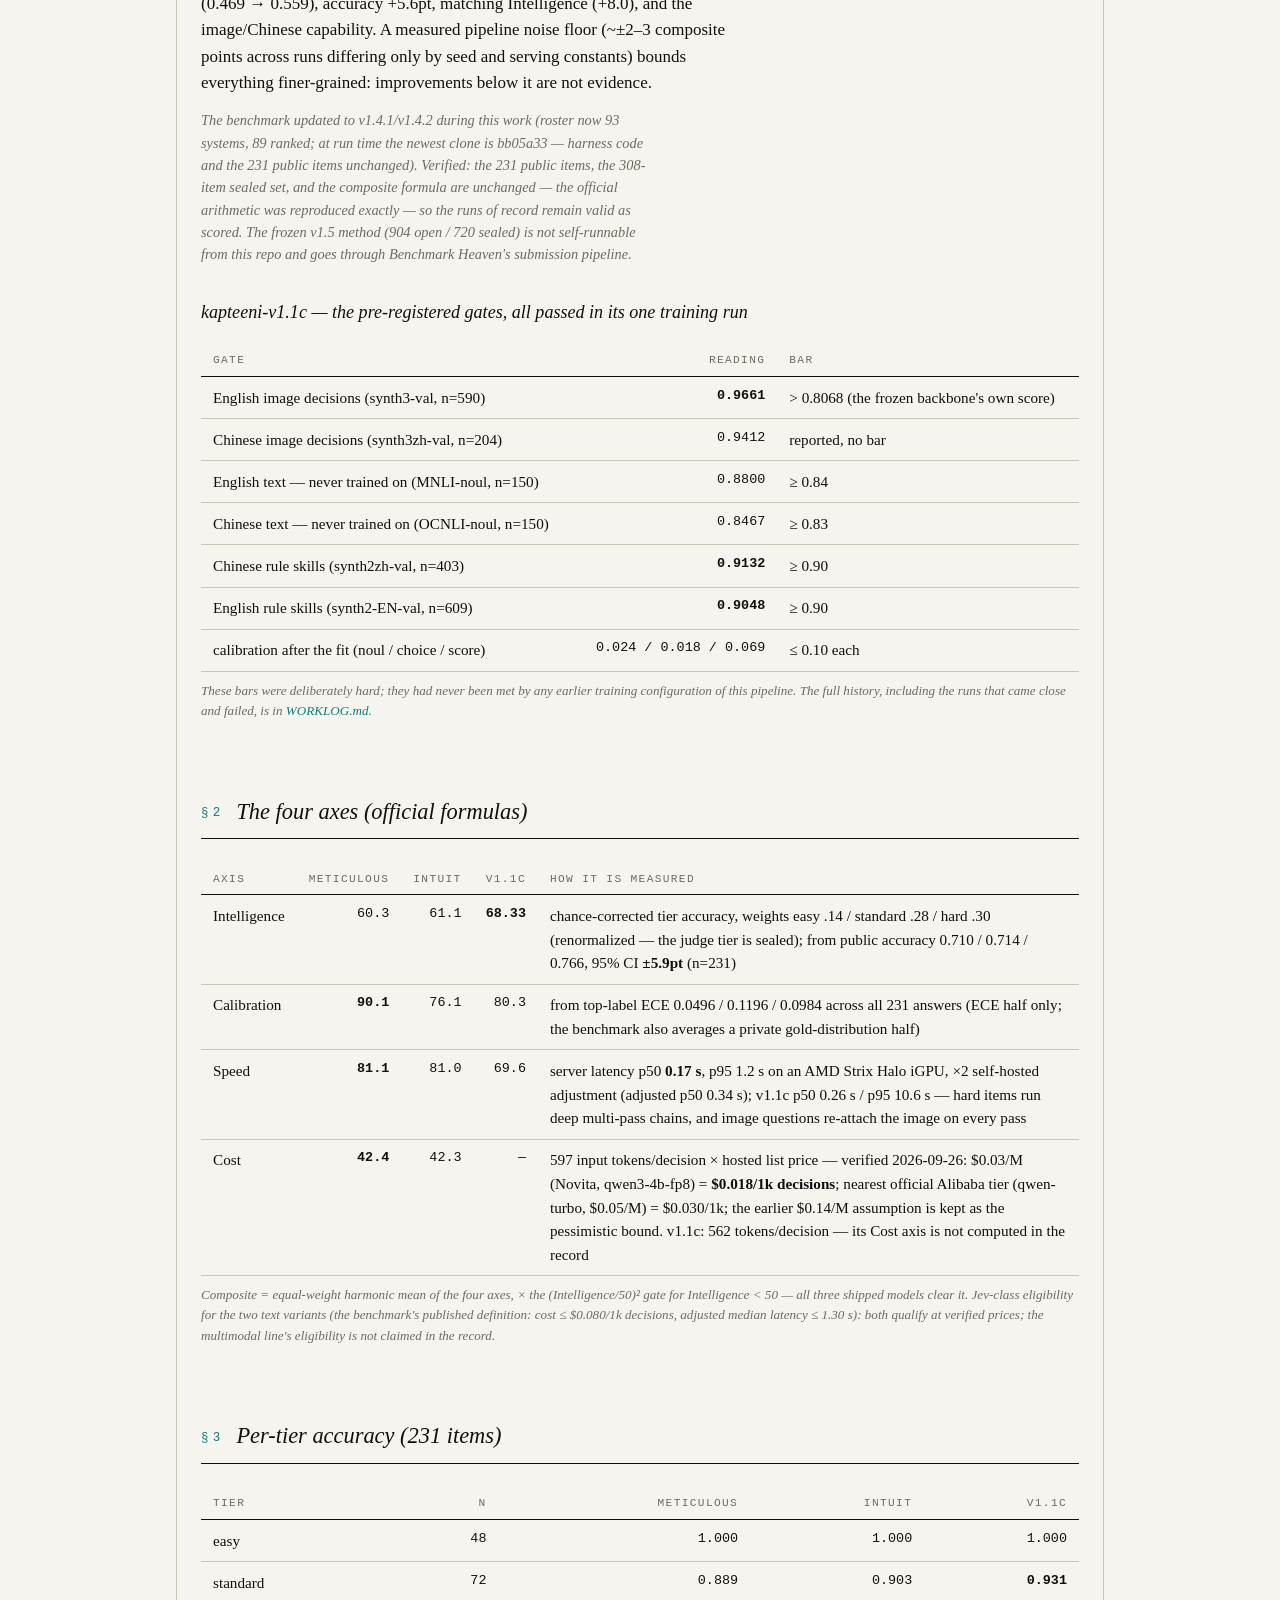
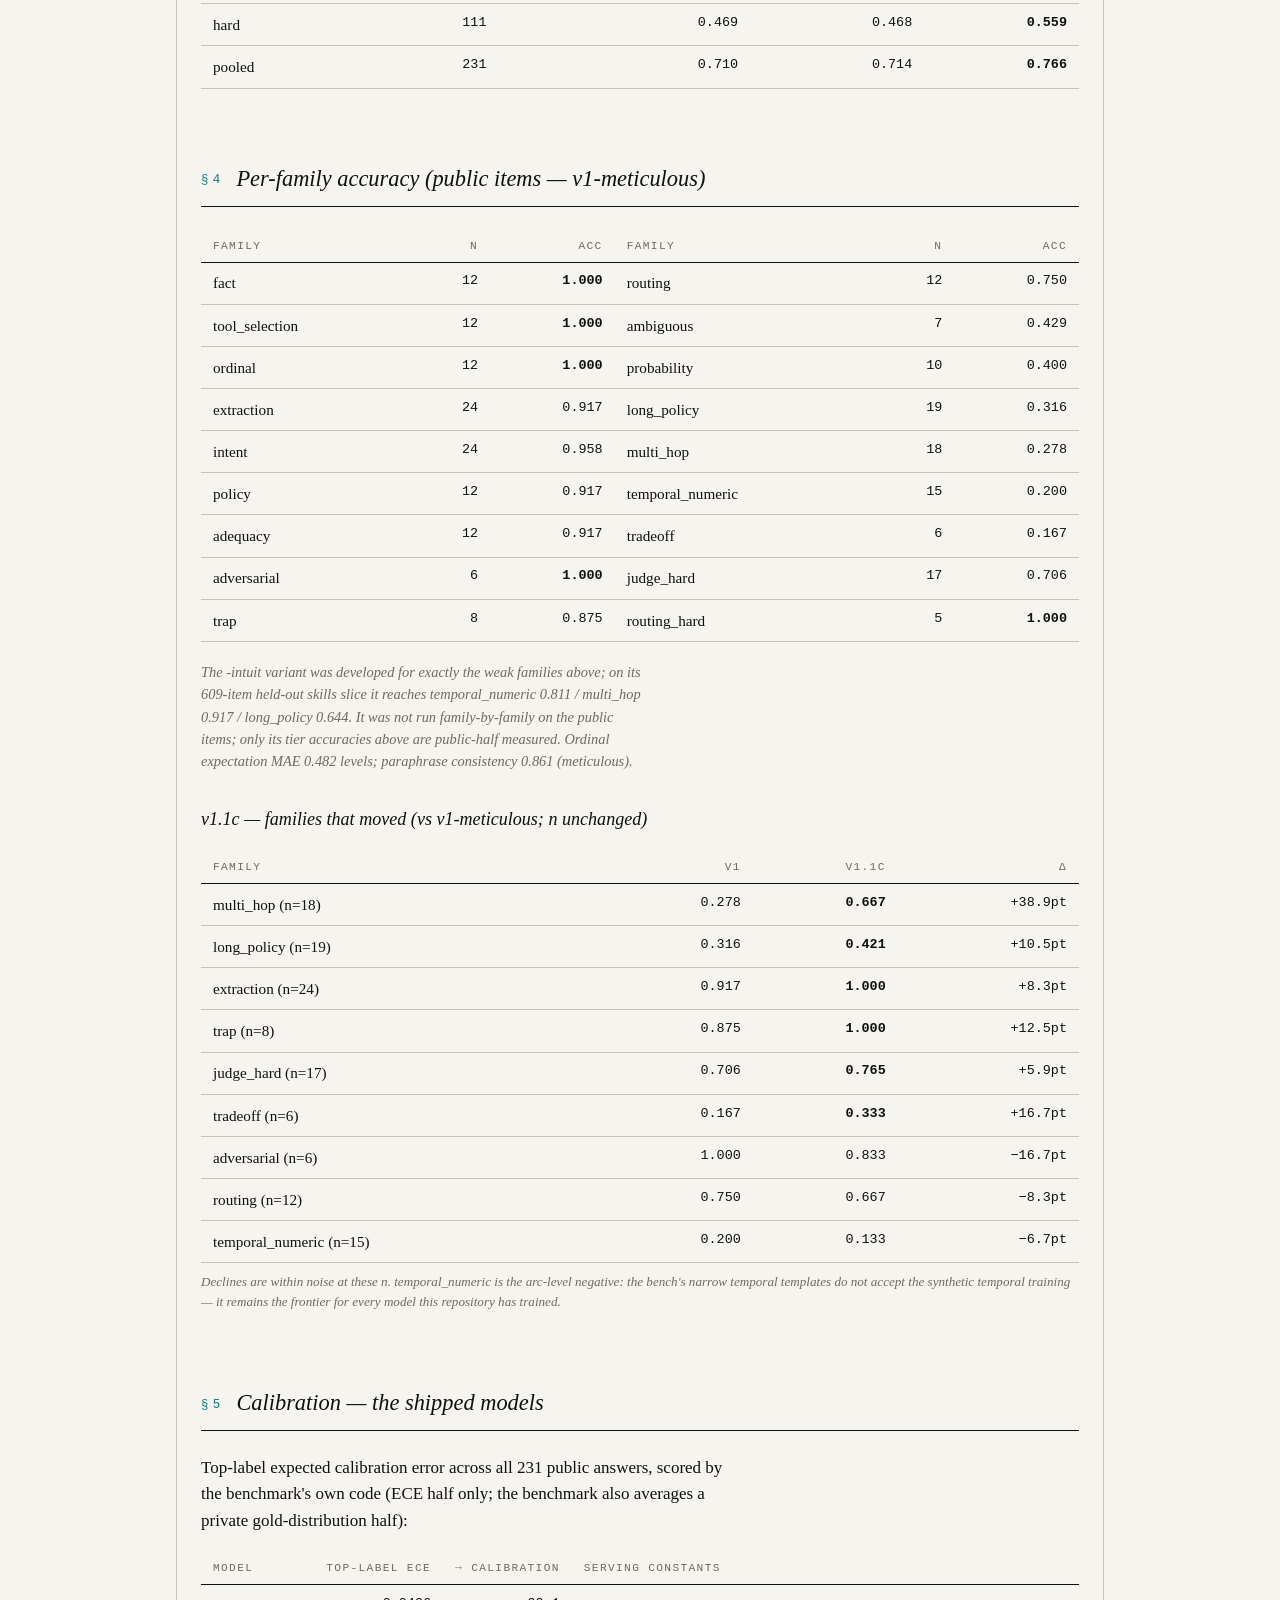
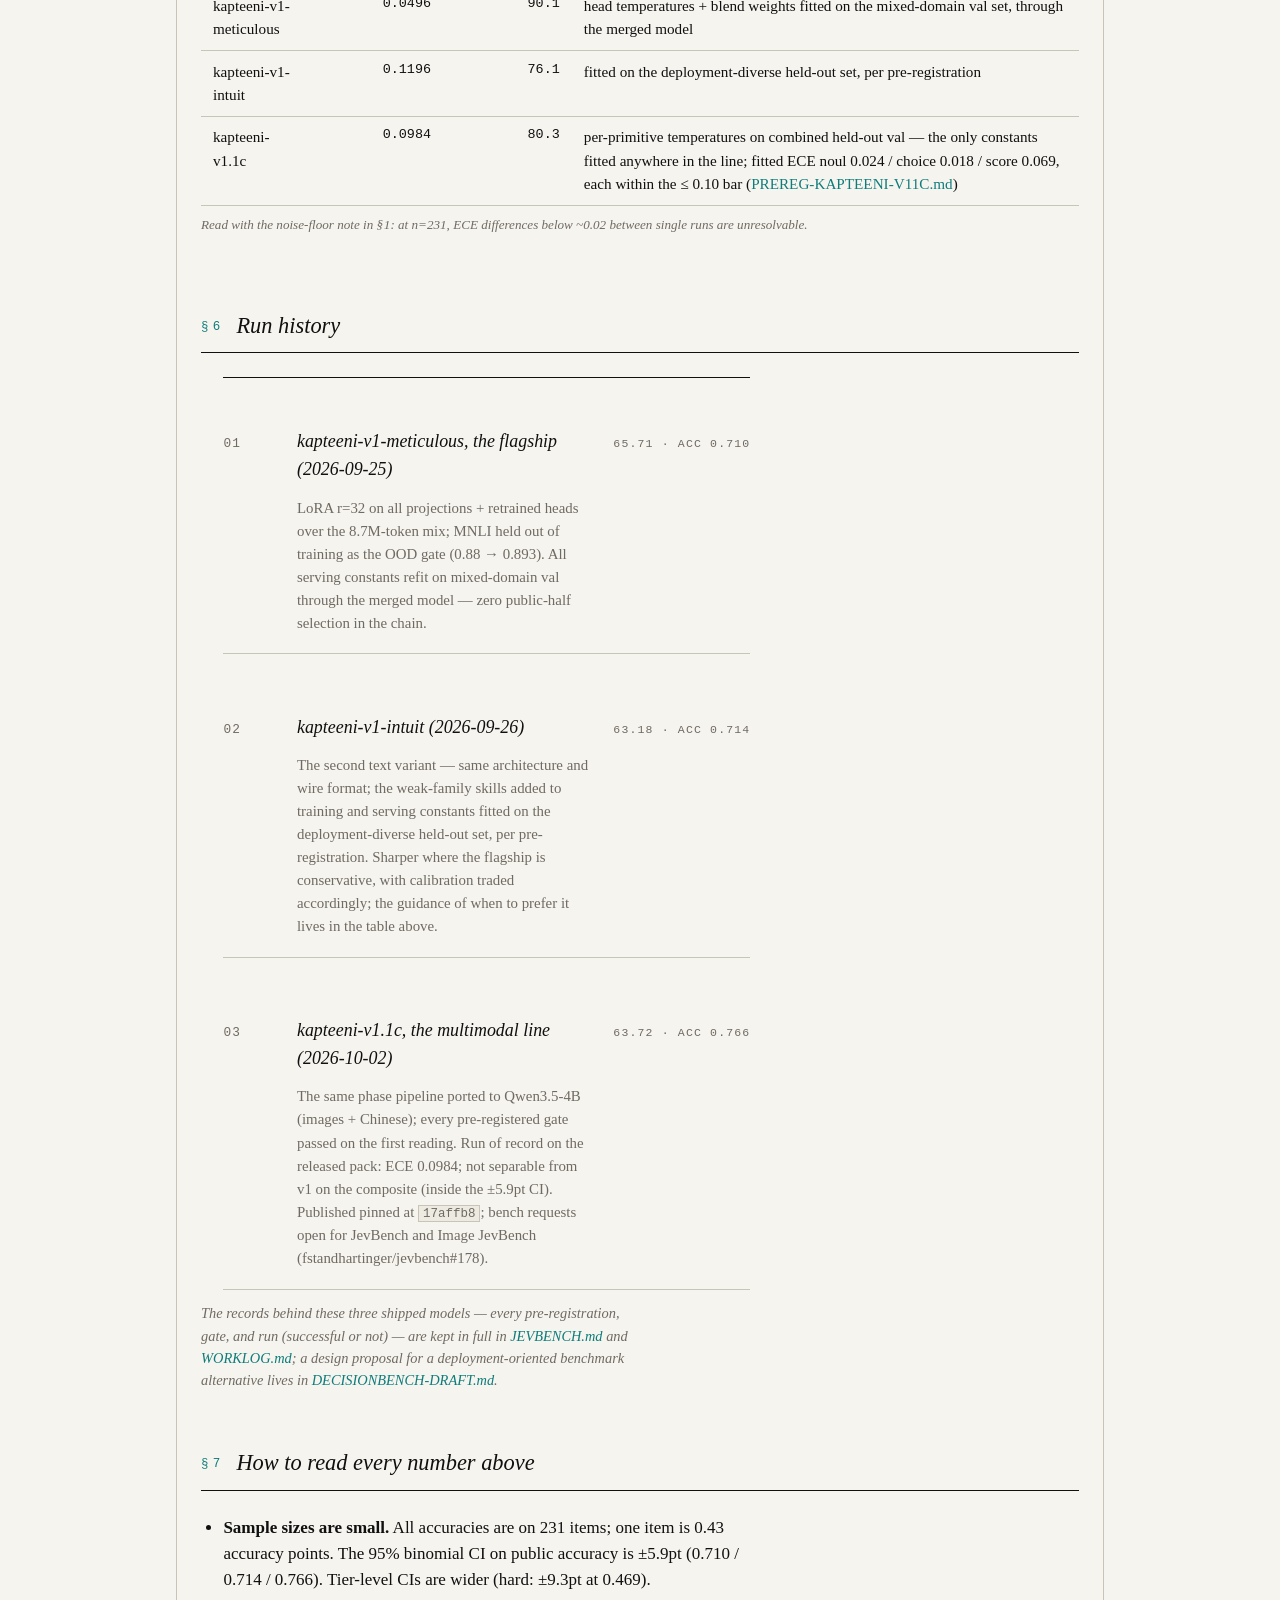
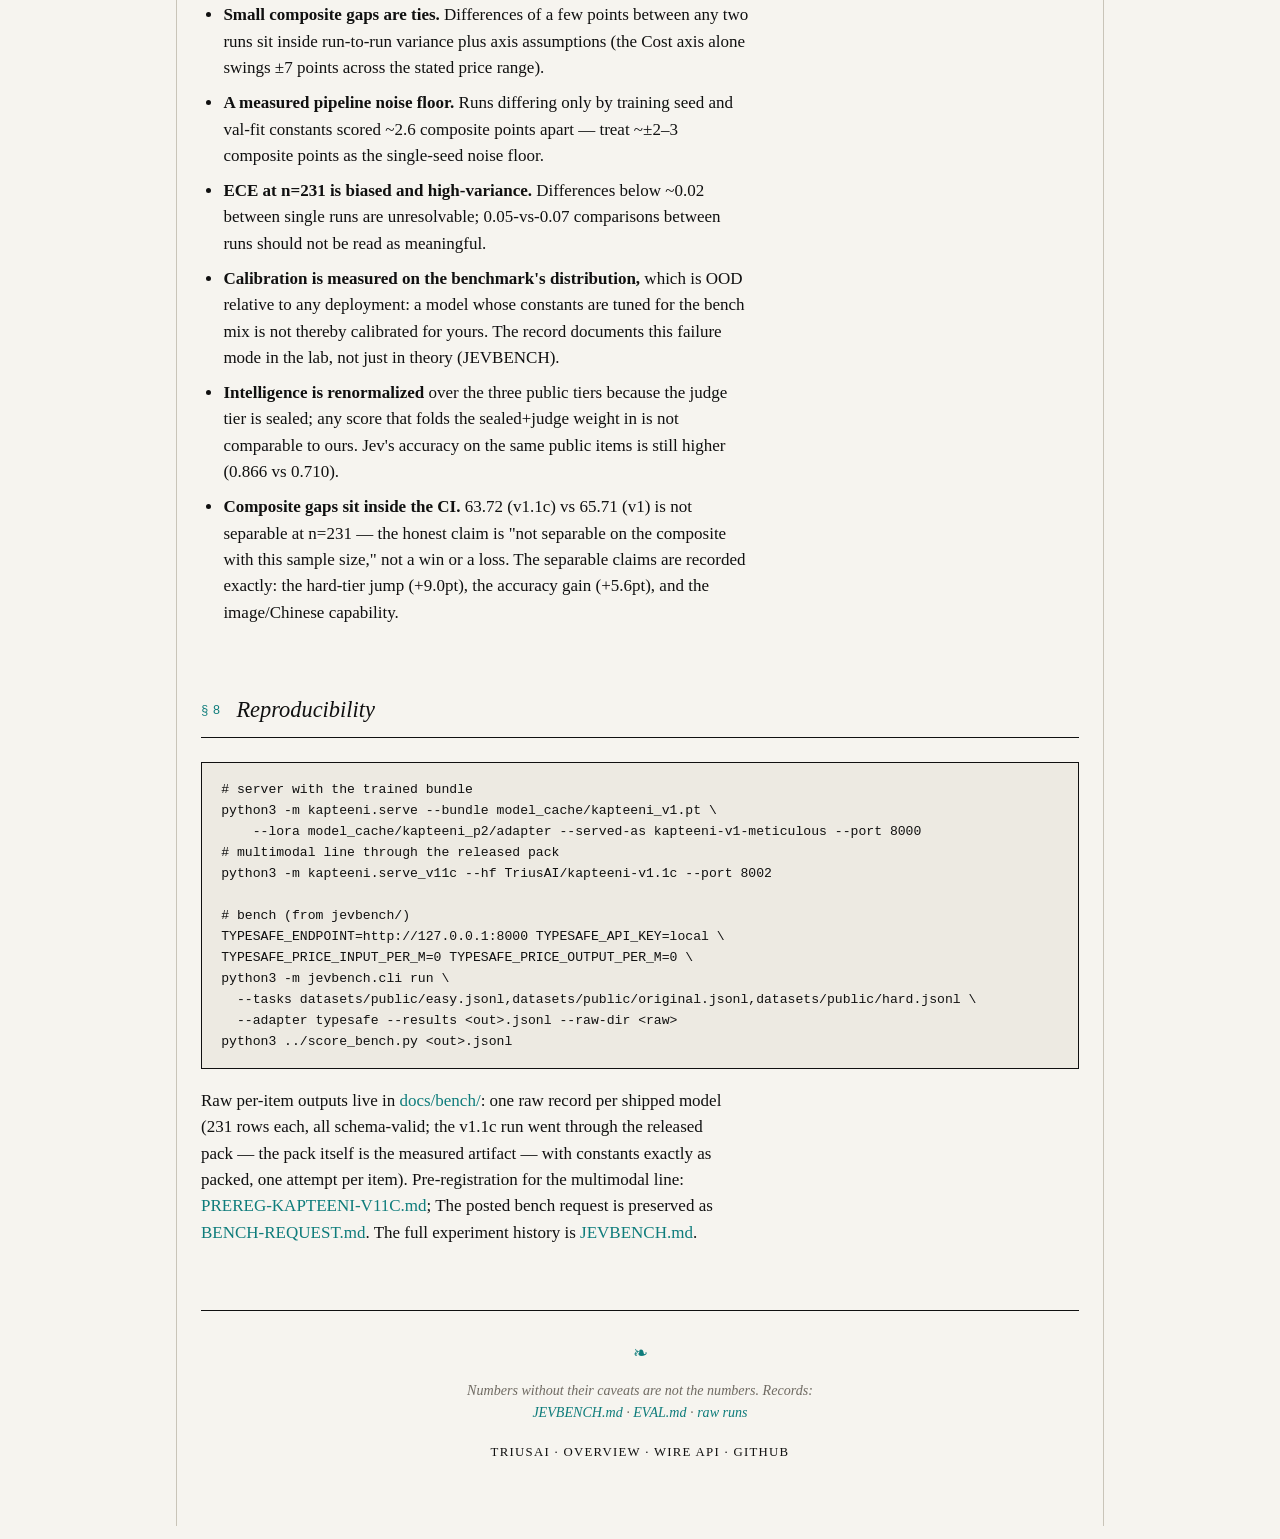
<file: docs/bench.html>
<!DOCTYPE html>
<html lang="en">
  <head>
    <meta charset="utf-8">
    <meta name="viewport" content="width=device-width, initial-scale=1">
    <title>Kapteeni — Benchmarks &amp; Calibration</title>
    <meta name="description" content="Self-reported public-half runs of Kapteeni on JevBench v1.4: variant comparison, axes, per-tier and per-family accuracy, the E2 calibration report, and the full run history.">
    <link rel="icon" href="assets/trius-mark.svg" type="image/svg+xml">
    <link rel="stylesheet" href="style.css">
  </head>
  <body>
    <div class="page">

      <header class="masthead">
        <div class="masthead-row">
          <span class="mh-left">KAPTEENI</span>
          <span class="mh-center">a system one decision model</span>
          <span class="mh-right">Operating manual — MMXXVI</span>
        </div>
        <nav class="site-nav" aria-label="Manual">
          <a href="index.html">Overview</a>
          <a href="api.html">Wire API</a>
          <a href="bench.html" aria-current="page">Benchmarks</a>
          <span class="nav-right"><a href="https://triusai.github.io/">TriusAI</a> · <a href="https://github.com/TriusAI/Kapteeni">Repository</a></span>
        </nav>
      </header>

      <main>
        <section class="feature">
          <p class="kicker">Fig. 3 — Measured runs</p>
          <h1>Benchmarks &amp; Calibration</h1>
          <p class="lede">All runs on this page are self-reported measurements on
            the public half of JevBench v1.4 — 231 items: easy 48 / standard 72 /
            hard 111 — using the benchmark's own official scoring code, through
            the live server, end to end.</p>
          <aside class="callout">
            <p class="co-label">Standing caveat</p>
            <p>This is <em>not an official JevBench rank</em>. The judge tier
              (146 items) is sealed, the calibration axis's gold-distribution half
              is private, and the official score requires the 308 sealed items.
              Repo policy since 2026-09-26: report numbers and their caveats, and
              make no claims about the leaderboard or placement.</p>
          </aside>
        </section>

        <img class="ramp" src="assets/ramp.png" alt="" aria-hidden="true">

        <section class="doc-section" id="side-by-side">
          <h2><span class="sec-no">&#167;&#8202;1</span>The shipped lines, side by side</h2>
          <div class="table-scroll">
            <table class="data">
              <thead>
                <tr><th></th><th class="num">v1-meticulous</th><th class="num">v1-intuit</th><th class="num">v1.1c (multimodal)</th></tr>
              </thead>
              <tbody>
                <tr><td>JevBench-style score (public half)</td><td class="num"><strong>65.71</strong></td><td class="num">63.18</td><td class="num">63.72</td></tr>
                <tr><td>Intelligence</td><td class="num">60.3</td><td class="num">61.1</td><td class="num"><strong>68.33</strong></td></tr>
                <tr><td>top-label ECE &#8594; Calibration</td><td class="num"><strong>0.0496 &#8594; 90.1</strong></td><td class="num">0.1196 &#8594; 76.1</td><td class="num">0.0984 &#8594; 80.3</td></tr>
                <tr><td>public accuracy (easy / standard / hard)</td><td class="num">0.710 (1.000 / 0.889 / 0.469)</td><td class="num">0.714 (1.000 / 0.903 / 0.468)</td><td class="num"><strong>0.766</strong> (1.000 / 0.931 / 0.559)</td></tr>
                <tr><td>skills-slice accuracy (609 held-out items)</td><td class="num">0.659</td><td class="num"><strong>0.814</strong></td><td class="num">&#8212; <span class="dim">*</span></td></tr>
                <tr><td>skills-slice ECE</td><td class="num">0.063</td><td class="num"><strong>0.043</strong></td><td class="num">&#8212; <span class="dim">*</span></td></tr>
                <tr><td>p50 / p95 latency</td><td class="num">0.17 s / 1.2 s</td><td class="num">same</td><td class="num">0.26 s / 10.6 s</td></tr>
                <tr><td>tokens/decision</td><td class="num">597</td><td class="num">same</td><td class="num">562</td></tr>
              </tbody>
              <caption>* v1.1c was not run on the 609-item skills slice; its pre-registered gate on synth2-EN-val (n=609, English rule skills) reads 0.9048 against the &#8805; 0.90 bar. Latency: measured on the training box (AMD Strix Halo iGPU, ×2 self-hosted adjustment for the adjusted p50 0.34 s); v1.1c's p95 is pushed by hard items' deep multi-pass chains. Backbone: Qwen3-4B-Instruct-2507 (text) vs Qwen3.5-4B (v1.1c) — text-only requests are unchanged in the wire.</caption>
            </table>
          </div>
          <p>Robust claims: -intuit &#8811; -meticulous on the skills slice
            (0.814 vs 0.659 on 609 items, ~20&#963;); -meticulous &#8811;
            -intuit on bench ECE (0.05 vs 0.12, beyond single-run
            resolution); v1.1c's composite is not separable from v1 (63.72 vs
            65.71, inside the &#177;5.9pt CI) — what <em>is</em> separable:
            hard tier +9.0pt (0.469 &#8594; 0.559), accuracy +5.6pt, matching
            Intelligence (+8.0), and the image/Chinese capability. A measured
            pipeline noise floor (~&#177;2&#8211;3 composite points across runs
            differing only by seed and serving constants) bounds everything
            finer-grained: improvements below it are not evidence.</p>
          <p class="note">The benchmark updated to v1.4.1/v1.4.2 during this
            work (roster now 93 systems, 89 ranked; at run time the newest
            clone is bb05a33 — harness code and the 231 public items
            unchanged). Verified: the 231 public items, the 308-item sealed
            set, and the composite formula are unchanged — the official
            arithmetic was reproduced exactly — so the runs of record remain
            valid as scored. The frozen v1.5 method (904 open / 720 sealed) is
            not self-runnable from this repo and goes through Benchmark
            Heaven's submission pipeline.</p>
          <h3>kapteeni-v1.1c — the pre-registered gates, all passed in its one
            training run</h3>
          <div class="table-scroll">
            <table class="data">
              <caption>These bars were deliberately hard; they had never been
                met by any earlier training configuration of this pipeline.
                The full history, including the runs that came close and
                failed, is in
                <a href="https://github.com/TriusAI/Kapteeni/blob/main/WORKLOG.md">WORKLOG.md</a>.</caption>
              <thead>
                <tr><th>Gate</th><th class="num">Reading</th><th>Bar</th></tr>
              </thead>
              <tbody>
                <tr><td>English image decisions (synth3-val, n=590)</td><td class="num"><strong>0.9661</strong></td><td>&gt; 0.8068 (the frozen backbone's own score)</td></tr>
                <tr><td>Chinese image decisions (synth3zh-val, n=204)</td><td class="num">0.9412</td><td>reported, no bar</td></tr>
                <tr><td>English text — never trained on (MNLI-noul, n=150)</td><td class="num">0.8800</td><td>&#8805; 0.84</td></tr>
                <tr><td>Chinese text — never trained on (OCNLI-noul, n=150)</td><td class="num">0.8467</td><td>&#8805; 0.83</td></tr>
                <tr><td>Chinese rule skills (synth2zh-val, n=403)</td><td class="num"><strong>0.9132</strong></td><td>&#8805; 0.90</td></tr>
                <tr><td>English rule skills (synth2-EN-val, n=609)</td><td class="num"><strong>0.9048</strong></td><td>&#8805; 0.90</td></tr>
                <tr><td>calibration after the fit (noul / choice / score)</td><td class="num">0.024 / 0.018 / 0.069</td><td>&#8804; 0.10 each</td></tr>
              </tbody>
            </table>
          </div>
        </section>

        <section class="doc-section" id="axes">
          <h2><span class="sec-no">&#167;&#8202;2</span>The four axes (official formulas)</h2>
          <div class="table-scroll">
            <table class="data">
              <caption>Composite = equal-weight harmonic mean of the four axes,
                &#215; the (Intelligence/50)&#178; gate for Intelligence &lt; 50 —
                all three shipped models clear it. Jev-class eligibility for
                the two text variants (the benchmark's published definition:
                cost &#8804; $0.080/1k decisions, adjusted median latency
                &#8804; 1.30 s): both qualify at verified prices; the
                multimodal line's eligibility is not claimed in the
                record.</caption>
              <thead>
                <tr><th>Axis</th><th class="num">meticulous</th><th class="num">intuit</th><th class="num">v1.1c</th><th>How it is measured</th></tr>
              </thead>
              <tbody>
                <tr><td>Intelligence</td><td class="num">60.3</td><td class="num">61.1</td><td class="num"><strong>68.33</strong></td><td>chance-corrected tier accuracy, weights easy .14 / standard .28 / hard .30 (renormalized — the judge tier is sealed); from public accuracy 0.710 / 0.714 / 0.766, 95% CI <strong>&#177;5.9pt</strong> (n=231)</td></tr>
                <tr><td>Calibration</td><td class="num"><strong>90.1</strong></td><td class="num">76.1</td><td class="num">80.3</td><td>from top-label ECE 0.0496 / 0.1196 / 0.0984 across all 231 answers (ECE half only; the benchmark also averages a private gold-distribution half)</td></tr>
                <tr><td>Speed</td><td class="num"><strong>81.1</strong></td><td class="num">81.0</td><td class="num">69.6</td><td>server latency p50 <strong>0.17 s</strong>, p95 1.2 s on an AMD Strix Halo iGPU, &#215;2 self-hosted adjustment (adjusted p50 0.34 s); v1.1c p50 0.26 s / p95 10.6 s — hard items run deep multi-pass chains, and image questions re-attach the image on every pass</td></tr>
                <tr><td>Cost</td><td class="num"><strong>42.4</strong></td><td class="num">42.3</td><td class="num">&#8212;</td><td>597 input tokens/decision &#215; hosted list price — verified 2026-09-26: $0.03/M (Novita, qwen3-4b-fp8) = <strong>$0.018/1k decisions</strong>; nearest official Alibaba tier (qwen-turbo, $0.05/M) = $0.030/1k; the earlier $0.14/M assumption is kept as the pessimistic bound. v1.1c: 562 tokens/decision — its Cost axis is not computed in the record</td></tr>
              </tbody>
            </table>
          </div>
        </section>

        <section class="doc-section" id="tiers">
          <h2><span class="sec-no">&#167;&#8202;3</span>Per-tier accuracy (231 items)</h2>
          <div class="table-scroll">
            <table class="data">
              <thead>
                <tr><th>tier</th><th class="num">n</th><th class="num">meticulous</th><th class="num">intuit</th><th class="num">v1.1c</th></tr>
              </thead>
              <tbody>
                <tr><td>easy</td><td class="num">48</td><td class="num">1.000</td><td class="num">1.000</td><td class="num">1.000</td></tr>
                <tr><td>standard</td><td class="num">72</td><td class="num">0.889</td><td class="num">0.903</td><td class="num"><strong>0.931</strong></td></tr>
                <tr><td>hard</td><td class="num">111</td><td class="num">0.469</td><td class="num">0.468</td><td class="num"><strong>0.559</strong></td></tr>
                <tr><td>pooled</td><td class="num">231</td><td class="num">0.710</td><td class="num">0.714</td><td class="num"><strong>0.766</strong></td></tr>
              </tbody>
            </table>
          </div>
        </section>

        <section class="doc-section" id="families">
          <h2><span class="sec-no">&#167;&#8202;4</span>Per-family accuracy (public items — v1-meticulous)</h2>
          <div class="table-scroll">
            <table class="data">
              <thead>
                <tr><th>family</th><th class="num">n</th><th class="num">acc</th><th>family</th><th class="num">n</th><th class="num">acc</th></tr>
              </thead>
              <tbody>
                <tr><td>fact</td><td class="num">12</td><td class="num"><strong>1.000</strong></td><td>routing</td><td class="num">12</td><td class="num">0.750</td></tr>
                <tr><td>tool_selection</td><td class="num">12</td><td class="num"><strong>1.000</strong></td><td>ambiguous</td><td class="num">7</td><td class="num">0.429</td></tr>
                <tr><td>ordinal</td><td class="num">12</td><td class="num"><strong>1.000</strong></td><td>probability</td><td class="num">10</td><td class="num">0.400</td></tr>
                <tr><td>extraction</td><td class="num">24</td><td class="num">0.917</td><td>long_policy</td><td class="num">19</td><td class="num">0.316</td></tr>
                <tr><td>intent</td><td class="num">24</td><td class="num">0.958</td><td>multi_hop</td><td class="num">18</td><td class="num">0.278</td></tr>
                <tr><td>policy</td><td class="num">12</td><td class="num">0.917</td><td>temporal_numeric</td><td class="num">15</td><td class="num">0.200</td></tr>
                <tr><td>adequacy</td><td class="num">12</td><td class="num">0.917</td><td>tradeoff</td><td class="num">6</td><td class="num">0.167</td></tr>
                <tr><td>adversarial</td><td class="num">6</td><td class="num"><strong>1.000</strong></td><td>judge_hard</td><td class="num">17</td><td class="num">0.706</td></tr>
                <tr><td>trap</td><td class="num">8</td><td class="num">0.875</td><td>routing_hard</td><td class="num">5</td><td class="num"><strong>1.000</strong></td></tr>
              </tbody>
            </table>
          </div>
          <p class="note">The -intuit variant was developed for exactly the weak
            families above; on its 609-item held-out skills slice it reaches
            temporal_numeric 0.811 / multi_hop 0.917 / long_policy 0.644. It was
            not run family-by-family on the public items; only its tier
            accuracies above are public-half measured. Ordinal expectation MAE
            0.482 levels; paraphrase consistency 0.861 (meticulous).</p>
          <h3>v1.1c — families that moved (vs v1-meticulous; n unchanged)</h3>
          <div class="table-scroll">
            <table class="data">
              <caption>Declines are within noise at these n. temporal_numeric is
                the arc-level negative: the bench's narrow temporal templates
                do not accept the synthetic temporal training — it remains the
                frontier for every model this repository has
                trained.</caption>
              <thead>
                <tr><th>family</th><th class="num">v1</th><th class="num">v1.1c</th><th class="num">&#916;</th></tr>
              </thead>
              <tbody>
                <tr><td>multi_hop (n=18)</td><td class="num">0.278</td><td class="num"><strong>0.667</strong></td><td class="num">+38.9pt</td></tr>
                <tr><td>long_policy (n=19)</td><td class="num">0.316</td><td class="num"><strong>0.421</strong></td><td class="num">+10.5pt</td></tr>
                <tr><td>extraction (n=24)</td><td class="num">0.917</td><td class="num"><strong>1.000</strong></td><td class="num">+8.3pt</td></tr>
                <tr><td>trap (n=8)</td><td class="num">0.875</td><td class="num"><strong>1.000</strong></td><td class="num">+12.5pt</td></tr>
                <tr><td>judge_hard (n=17)</td><td class="num">0.706</td><td class="num"><strong>0.765</strong></td><td class="num">+5.9pt</td></tr>
                <tr><td>tradeoff (n=6)</td><td class="num">0.167</td><td class="num"><strong>0.333</strong></td><td class="num">+16.7pt</td></tr>
                <tr><td>adversarial (n=6)</td><td class="num">1.000</td><td class="num">0.833</td><td class="num">&#8722;16.7pt</td></tr>
                <tr><td>routing (n=12)</td><td class="num">0.750</td><td class="num">0.667</td><td class="num">&#8722;8.3pt</td></tr>
                <tr><td>temporal_numeric (n=15)</td><td class="num">0.200</td><td class="num">0.133</td><td class="num">&#8722;6.7pt</td></tr>
              </tbody>
            </table>
          </div>
        </section>

        <section class="doc-section" id="calibration">
          <h2><span class="sec-no">&#167;&#8202;5</span>Calibration — the shipped models</h2>
          <p>Top-label expected calibration error across all 231 public answers,
            scored by the benchmark's own code (ECE half only; the benchmark
            also averages a private gold-distribution half):</p>
          <div class="table-scroll">
            <table class="data">
              <caption>Read with the noise-floor note in &#167;&#8202;1: at n=231,
                ECE differences below ~0.02 between single runs are
                unresolvable.</caption>
              <thead>
                <tr><th>Model</th><th class="num">top-label ECE</th><th class="num">&#8594; Calibration</th><th>Serving constants</th></tr>
              </thead>
              <tbody>
                <tr><td>kapteeni-v1-meticulous</td><td class="num">0.0496</td><td class="num">90.1</td><td>head temperatures + blend weights fitted on the mixed-domain val set, through the merged model</td></tr>
                <tr><td>kapteeni-v1-intuit</td><td class="num">0.1196</td><td class="num">76.1</td><td>fitted on the deployment-diverse held-out set, per pre-registration</td></tr>
                <tr><td>kapteeni-v1.1c</td><td class="num">0.0984</td><td class="num">80.3</td><td>per-primitive temperatures on combined held-out val — the only constants fitted anywhere in the line; fitted ECE noul 0.024 / choice 0.018 / score 0.069, each within the &#8804; 0.10 bar (<a href="https://github.com/TriusAI/Kapteeni/blob/main/docs/PREREG-KAPTEENI-V11C.md">PREREG-KAPTEENI-V11C.md</a>)</td></tr>
              </tbody>
            </table>
          </div>
        </section>

        <section class="doc-section" id="history">
          <h2><span class="sec-no">&#167;&#8202;6</span>Run history</h2>
          <ol class="entries">
            <li class="entry">
              <span class="entry-no">01</span>
              <div class="entry-main">
                <h3 class="entry-name">kapteeni-v1-meticulous, the flagship (2026-09-25)</h3>
                <p class="entry-desc">LoRA r=32 on all projections + retrained heads
                  over the 8.7M-token mix; MNLI held out of training as the
                  OOD gate (0.88 &#8594; 0.893). All serving constants refit on
                  mixed-domain val through the merged model — zero public-half
                  selection in the chain.</p>
              </div>
              <span class="entry-meta">65.71 · acc 0.710</span>
            </li>
            <li class="entry">
              <span class="entry-no">02</span>
              <div class="entry-main">
                <h3 class="entry-name">kapteeni-v1-intuit (2026-09-26)</h3>
                <p class="entry-desc">The second text variant — same architecture
                  and wire format; the weak-family skills added to training and
                  serving constants fitted on the deployment-diverse held-out
                  set, per pre-registration. Sharper where the flagship is
                  conservative, with calibration traded accordingly; the
                  guidance of when to prefer it lives in the table
                  above.</p>
              </div>
              <span class="entry-meta">63.18 · acc 0.714</span>
            </li>
            <li class="entry">
              <span class="entry-no">03</span>
              <div class="entry-main">
                <h3 class="entry-name">kapteeni-v1.1c, the multimodal line (2026-10-02)</h3>
                <p class="entry-desc">The same phase pipeline ported to Qwen3.5-4B
                  (images + Chinese); every pre-registered gate passed on the
                  first reading. Run of record on the released pack: ECE
                  0.0984; not separable from v1 on the composite (inside the
                  &#177;5.9pt CI). Published pinned at <code>17affb8</code>;
                  bench requests open for JevBench and Image JevBench
                  (fstandhartinger/jevbench#178).</p>
              </div>
              <span class="entry-meta">63.72 · acc 0.766</span>
            </li>
          </ol>
          <p class="note">The records behind these three shipped models — every
  pre-registration, gate, and run (successful or not) — are kept in full in
  <a href="https://github.com/TriusAI/Kapteeni/blob/main/docs/JEVBENCH.md">JEVBENCH.md</a>
  and <a href="https://github.com/TriusAI/Kapteeni/blob/main/WORKLOG.md">WORKLOG.md</a>;
  a design proposal for a deployment-oriented benchmark alternative lives in
  <a href="https://github.com/TriusAI/Kapteeni/blob/main/docs/DECISIONBENCH-DRAFT.md">DECISIONBENCH-DRAFT.md</a>.</p>
        </section>

        <section class="doc-section" id="hygiene">
          <h2><span class="sec-no">&#167;&#8202;7</span>How to read every number above</h2>
          <ul>
            <li><strong>Sample sizes are small.</strong> All accuracies are on 231
              items; one item is 0.43 accuracy points. The 95% binomial CI on
              public accuracy is &#177;5.9pt (0.710 / 0.714 / 0.766). Tier-level
              CIs are wider (hard: &#177;9.3pt at 0.469).</li>
            <li><strong>Small composite gaps are ties.</strong> Differences of a
              few points between any two runs sit inside run-to-run variance plus
              axis assumptions (the Cost axis alone swings &#177;7 points across
              the stated price range).</li>
            <li><strong>A measured pipeline noise floor.</strong> Runs differing
              only by training seed and val-fit constants scored ~2.6 composite
              points apart — treat ~&#177;2&#8211;3 composite points as the
              single-seed noise floor.</li>
            <li><strong>ECE at n=231 is biased and high-variance.</strong>
              Differences below ~0.02 between single runs are unresolvable;
              0.05-vs-0.07 comparisons between runs should not be read as
              meaningful.</li>
            <li><strong>Calibration is measured on the benchmark's
              distribution,</strong> which is OOD relative to any deployment: a
              model whose constants are tuned for the bench mix is not thereby
              calibrated for yours. The record documents this failure mode in
              the lab, not just in theory (JEVBENCH).</li>
            <li><strong>Intelligence is renormalized</strong> over the three public
              tiers because the judge tier is sealed; any score that folds the
              sealed+judge weight in is not comparable to ours. Jev's accuracy on
              the same public items is still higher (0.866 vs 0.710).</li>
            <li><strong>Composite gaps sit inside the CI.</strong> 63.72 (v1.1c)
              vs 65.71 (v1) is not separable at n=231 — the honest claim is
              "not separable on the composite with this sample size," not a
              win or a loss. The separable claims are recorded exactly: the
              hard-tier jump (+9.0pt), the accuracy gain (+5.6pt), and the
              image/Chinese capability.</li>
          </ul>
        </section>

        <section class="doc-section" id="repro">
          <h2><span class="sec-no">&#167;&#8202;8</span>Reproducibility</h2>
          <pre><code># server with the trained bundle
python3 -m kapteeni.serve --bundle model_cache/kapteeni_v1.pt \
    --lora model_cache/kapteeni_p2/adapter --served-as kapteeni-v1-meticulous --port 8000
# multimodal line through the released pack
python3 -m kapteeni.serve_v11c --hf TriusAI/kapteeni-v1.1c --port 8002

# bench (from jevbench/)
TYPESAFE_ENDPOINT=http://127.0.0.1:8000 TYPESAFE_API_KEY=local \
TYPESAFE_PRICE_INPUT_PER_M=0 TYPESAFE_PRICE_OUTPUT_PER_M=0 \
python3 -m jevbench.cli run \
  --tasks datasets/public/easy.jsonl,datasets/public/original.jsonl,datasets/public/hard.jsonl \
  --adapter typesafe --results &lt;out&gt;.jsonl --raw-dir &lt;raw&gt;
python3 ../score_bench.py &lt;out&gt;.jsonl</code></pre>
          <p>Raw per-item outputs live in
            <a href="https://github.com/TriusAI/Kapteeni/tree/main/docs/bench">docs/bench/</a>:
            one raw record per shipped model (231 rows each, all
            schema-valid; the v1.1c run went through the released pack — the
            pack itself is the measured artifact — with constants exactly as
            packed, one attempt per item). Pre-registration for the multimodal
            line:
            <a href="https://github.com/TriusAI/Kapteeni/blob/main/docs/PREREG-KAPTEENI-V11C.md">PREREG-KAPTEENI-V11C.md</a>;
            The posted bench request is preserved as
            <a href="https://github.com/TriusAI/Kapteeni/blob/main/docs/BENCH-REQUEST.md">BENCH-REQUEST.md</a>.
            The full experiment history is
            <a href="https://github.com/TriusAI/Kapteeni/blob/main/docs/JEVBENCH.md">JEVBENCH.md</a>.</p>
        </section>
      </main>

      <footer class="colophon">
        <p class="colophon-rule"><span class="fleuron">&#10087;</span></p>
        <p class="colophon-text">Numbers without their caveats are not the
          numbers. Records: <a href="https://github.com/TriusAI/Kapteeni/blob/main/docs/JEVBENCH.md">JEVBENCH.md</a>
          · <a href="https://github.com/TriusAI/Kapteeni/blob/main/docs/EVAL.md">EVAL.md</a>
          · <a href="https://github.com/TriusAI/Kapteeni/tree/main/docs/bench">raw runs</a></p>
        <p class="colophon-contact">
          <a href="https://triusai.github.io/">TriusAI</a> ·
          <a href="index.html">Overview</a> ·
          <a href="api.html">Wire API</a> ·
          <a href="https://github.com/TriusAI/Kapteeni">GitHub</a>
        </p>
      </footer>

    </div>
  </body>
</html>
</file>
<file: docs/style.css>
/* ———————————————————————————————————————— */
/* Kapteeni — operating manual               */
/* same system as the TriusAI frontpage:     */
/* K + W + warm gray + turquoise, serif,     */
/* italics, straight rules, no round corners */
/* ———————————————————————————————————————— */

:root {
  --paper: #f6f4ef;
  --paper-2: #edeae2;
  --ink: #101010;
  --gray: #6f6a62;
  --accent: #0e7c7b;
  --rule: #101010;
  --rule-light: #c9c4b8;
  --mono: ui-monospace, "SF Mono", "Cascadia Mono", Menlo, Consolas,
    "Liberation Mono", monospace;
}

* { margin: 0; padding: 0; box-sizing: border-box; }

html { background: var(--paper); }

body {
  font-family: "Iowan Old Style", "Palatino Linotype", Palatino, "Book Antiqua",
    Georgia, "Times New Roman", serif;
  color: var(--ink);
  font-size: 1.0625rem;
  line-height: 1.55;
  -webkit-font-smoothing: antialiased;
}

::selection { background: var(--accent); color: var(--paper); }

a { color: var(--accent); text-decoration: none; }
a:hover { text-decoration: underline; }
a:focus-visible { outline: 2px solid var(--accent); outline-offset: 2px; }

em { font-style: italic; }

/* —— page frame ——————————————————— */

.page {
  max-width: 58rem;
  margin: 0 auto;
  padding: 0 1.5rem 4rem;
  border-left: 1px solid var(--rule-light);
  border-right: 1px solid var(--rule-light);
  min-height: 100vh;
}

/* —— masthead ————————————————————— */

.masthead { border-bottom: 1px solid var(--rule); padding: 1.1rem 0 0; }

.masthead-row {
  display: grid;
  grid-template-columns: 1fr auto 1fr;
  gap: 1rem;
  align-items: baseline;
  font-size: 0.8125rem;
  letter-spacing: 0.14em;
  text-transform: uppercase;
}

.mh-left   { text-align: left; }
.mh-center { text-align: center; color: var(--gray); letter-spacing: 0.22em; }
.mh-right  { text-align: right; }

.site-nav {
  display: flex;
  gap: 1.75rem;
  padding: 0.65rem 0 0.75rem;
  margin-top: 0.75rem;
  border-top: 1px solid var(--rule-light);
  font-size: 0.78rem;
  letter-spacing: 0.16em;
  text-transform: uppercase;
}

.site-nav a { color: var(--ink); }
.site-nav a:hover { color: var(--accent); text-decoration: none; }
.site-nav a[aria-current="page"] { color: var(--accent); }
.site-nav .nav-right { margin-left: auto; }

/* —— feature head —————————————————— */

.feature { padding: 3.6rem 0 3.2rem; }

.kicker {
  font-size: 0.8125rem;
  letter-spacing: 0.18em;
  text-transform: uppercase;
  color: var(--accent);
  margin-bottom: 1.4rem;
}

h1 {
  font-size: clamp(2.9rem, 5.5vw, 4.2rem);
  font-weight: 500;
  font-style: italic;
  letter-spacing: -0.015em;
  line-height: 1.05;
  margin-bottom: 1.3rem;
}

.lede {
  font-size: 1.2rem;
  line-height: 1.55;
  max-width: 58ch;
  margin-bottom: 1.2rem;
}

.body-copy { max-width: 62ch; }

.ramp { display: block; width: 100%; height: auto; }

/* —— sections —————————————————————— */

.doc-section { padding: 2.4rem 0 1rem; }

.doc-section h2 {
  font-size: 1.4rem;
  font-weight: 500;
  font-style: italic;
  border-bottom: 1px solid var(--rule);
  padding-bottom: 0.55rem;
  margin-bottom: 1.5rem;
}

.sec-no {
  font-style: normal;
  font-family: var(--mono);
  font-size: 0.78rem;
  color: var(--accent);
  letter-spacing: 0.14em;
  margin-right: 0.9rem;
  text-transform: uppercase;
  vertical-align: 0.22em;
}

h3 {
  font-size: 1.13rem;
  font-weight: 500;
  font-style: italic;
  margin: 2rem 0 0.8rem;
}

.doc-section p { max-width: 62ch; }
.doc-section p + p { margin-top: 0.8rem; }

/* inline code */
p code, li code, td code, dd code, figcaption code {
  font-family: var(--mono);
  font-size: 0.84em;
  background: var(--paper-2);
  border: 1px solid var(--rule-light);
  padding: 0.06em 0.32em;
}

/* —— tables (booktabs) ————————————— */

.table-scroll { overflow-x: auto; margin: 1.2rem 0; }

table.data { width: 100%; border-collapse: collapse; font-size: 0.95rem; }

table.data caption {
  caption-side: bottom;
  text-align: left;
  font-style: italic;
  font-size: 0.82rem;
  color: var(--gray);
  padding-top: 0.55rem;
}

table.data th {
  font-family: var(--mono);
  font-weight: 400;
  font-size: 0.7rem;
  text-transform: uppercase;
  letter-spacing: 0.12em;
  color: var(--gray);
  text-align: left;
  border-bottom: 1px solid var(--rule);
  padding: 0.45rem 0.75rem 0.4rem;
  white-space: nowrap;
}

table.data td {
  padding: 0.55rem 0.75rem;
  border-bottom: 1px solid var(--rule-light);
  vertical-align: top;
}

table.data td.num, table.data th.num { text-align: right; }
table.data td.num {
  font-family: var(--mono);
  font-size: 0.84rem;
  font-variant-numeric: tabular-nums;
  white-space: nowrap;
}

table.data .dim { color: var(--gray); }

/* fixed two-column layout (e.g. request/answer tables) */
table.data.fixed-cols { table-layout: fixed; }
table.data.fixed-cols th:first-child,
table.data.fixed-cols td:first-child { width: 62%; }

/* —— code ——————————————————————————— */

pre {
  font-family: var(--mono);
  font-size: 0.82rem;
  line-height: 1.6;
  background: var(--paper-2);
  border: 1px solid var(--rule);
  padding: 1rem 1.2rem;
  overflow-x: auto;
  margin: 1.2rem 0;
  max-width: 100%;
}

pre code {
  background: none;
  border: none;
  padding: 0;
  font-size: 1em;
}

figure.figure { margin: 1.4rem 0; }
figure.figure pre { margin: 0; }
figure.figure figcaption {
  font-size: 0.82rem;
  font-style: italic;
  color: var(--gray);
  margin-top: 0.55rem;
}

/* —— callout ———————————————————————— */

.callout {
  border: 1px solid var(--rule);
  border-left: 4px solid var(--accent);
  padding: 1rem 1.25rem;
  margin: 1.6rem 0;
  font-size: 0.95rem;
  max-width: 70ch;
}

.callout .co-label {
  font-family: var(--mono);
  font-size: 0.7rem;
  text-transform: uppercase;
  letter-spacing: 0.16em;
  color: var(--accent);
  margin-bottom: 0.4rem;
}

/* —— spec lists (fields) ———————————— */

.spec { border-top: 1px solid var(--rule); margin: 1.2rem 0; }

.spec-row {
  display: grid;
  grid-template-columns: 11rem 1fr;
  gap: 1.2rem;
  padding: 0.75rem 0;
  border-bottom: 1px solid var(--rule-light);
}

.spec-term {
  font-family: var(--mono);
  font-size: 0.85rem;
  padding-top: 0.15rem;
}

.spec-term .req {
  color: var(--accent);
  font-size: 0.66rem;
  text-transform: uppercase;
  letter-spacing: 0.1em;
  margin-left: 0.5em;
}

.spec-desc { font-size: 0.95rem; }
.spec-desc ul { margin: 0.3rem 0 0 1.2rem; font-size: 0.93rem; }
.spec-desc ul li + li { margin-top: 0.2rem; }

/* —— primitives ————————————————————— */

.primitive { margin: 2.2rem 0; }

.primitive-head {
  display: flex;
  align-items: baseline;
  gap: 0.9rem;
  border-bottom: 1px solid var(--rule-light);
  padding-bottom: 0.4rem;
  margin-bottom: 1rem;
}

.primitive-name { font-size: 1.25rem; font-style: italic; font-weight: 500; }

.primitive-shape {
  font-family: var(--mono);
  font-size: 0.72rem;
  color: var(--gray);
  margin-left: auto;
  text-align: right;
}

/* —— catalogue / history entries ———— */

.entries { list-style: none; border-top: 1px solid var(--rule); margin: 1.2rem 0; }

.entry {
  display: grid;
  grid-template-columns: 3.2rem 1fr auto;
  gap: 1.4rem;
  padding: 1.15rem 0;
  border-bottom: 1px solid var(--rule-light);
  align-items: baseline;
}

.entry-no {
  font-family: var(--mono);
  font-size: 0.8rem;
  color: var(--gray);
  letter-spacing: 0.1em;
}

.entry-name { font-size: 1.12rem; font-style: italic; font-weight: 500; }
.entry-name a { color: var(--ink); }
.entry-name a:hover { color: var(--accent); text-decoration: none; }

.entry-desc { font-size: 0.93rem; color: var(--gray); margin-top: 0.25rem; max-width: 56ch; }

.entry-meta {
  font-family: var(--mono);
  font-size: 0.72rem;
  text-transform: uppercase;
  letter-spacing: 0.1em;
  color: var(--gray);
  white-space: nowrap;
  text-align: right;
}

/* —— module list ———————————————————— */

.modules { list-style: none; border-top: 1px solid var(--rule); margin: 1.2rem 0; }

.modules li {
  display: grid;
  grid-template-columns: 17rem 1fr;
  gap: 1.2rem;
  padding: 0.7rem 0;
  border-bottom: 1px solid var(--rule-light);
}

.modules .mod { font-family: var(--mono); font-size: 0.84rem; padding-top: 0.1rem; }
.modules .mod-desc { font-size: 0.93rem; color: var(--ink); }
.modules .mod-desc .dim { color: var(--gray); }

/* —— notes —————————————————————————— */

.note { font-size: 0.9rem; font-style: italic; color: var(--gray); max-width: 62ch; }

/* —— ordered / plain lists —————————— */

.doc-section ol, .doc-section ul { margin: 0.8rem 0 0.8rem 1.4rem; max-width: 62ch; }
.doc-section ol li + li, .doc-section ul li + li { margin-top: 0.55rem; }

/* —— colophon ——————————————————————— */

.colophon { border-top: 1px solid var(--rule); margin-top: 3rem; padding-top: 1.8rem; text-align: center; }

.fleuron { color: var(--accent); font-size: 1.1rem; }

.colophon-text {
  font-size: 0.88rem;
  font-style: italic;
  color: var(--gray);
  max-width: 58ch;
  margin: 0.8rem auto 1.2rem;
}

.colophon-contact { font-size: 0.8rem; letter-spacing: 0.1em; text-transform: uppercase; }
.colophon-contact a { color: var(--ink); }
.colophon-contact a:hover { color: var(--accent); text-decoration: none; }

/* —— small screens —————————————————— */

@media (max-width: 52rem) {
  .masthead-row { grid-template-columns: 1fr; text-align: left !important; gap: 0.2rem; }
  .masthead-row .mh-center { display: none; }
  .site-nav { gap: 1.1rem; flex-wrap: wrap; }
  .feature { padding: 2.4rem 0 2.4rem; }
  .spec-row { grid-template-columns: 1fr; gap: 0.3rem; }
  .entry { grid-template-columns: 2.6rem 1fr; }
  .entry-meta { grid-column: 2; text-align: left; white-space: normal; }
  .modules li { grid-template-columns: 1fr; gap: 0.25rem; }
  .primitive-shape { display: none; }
}
</file>
